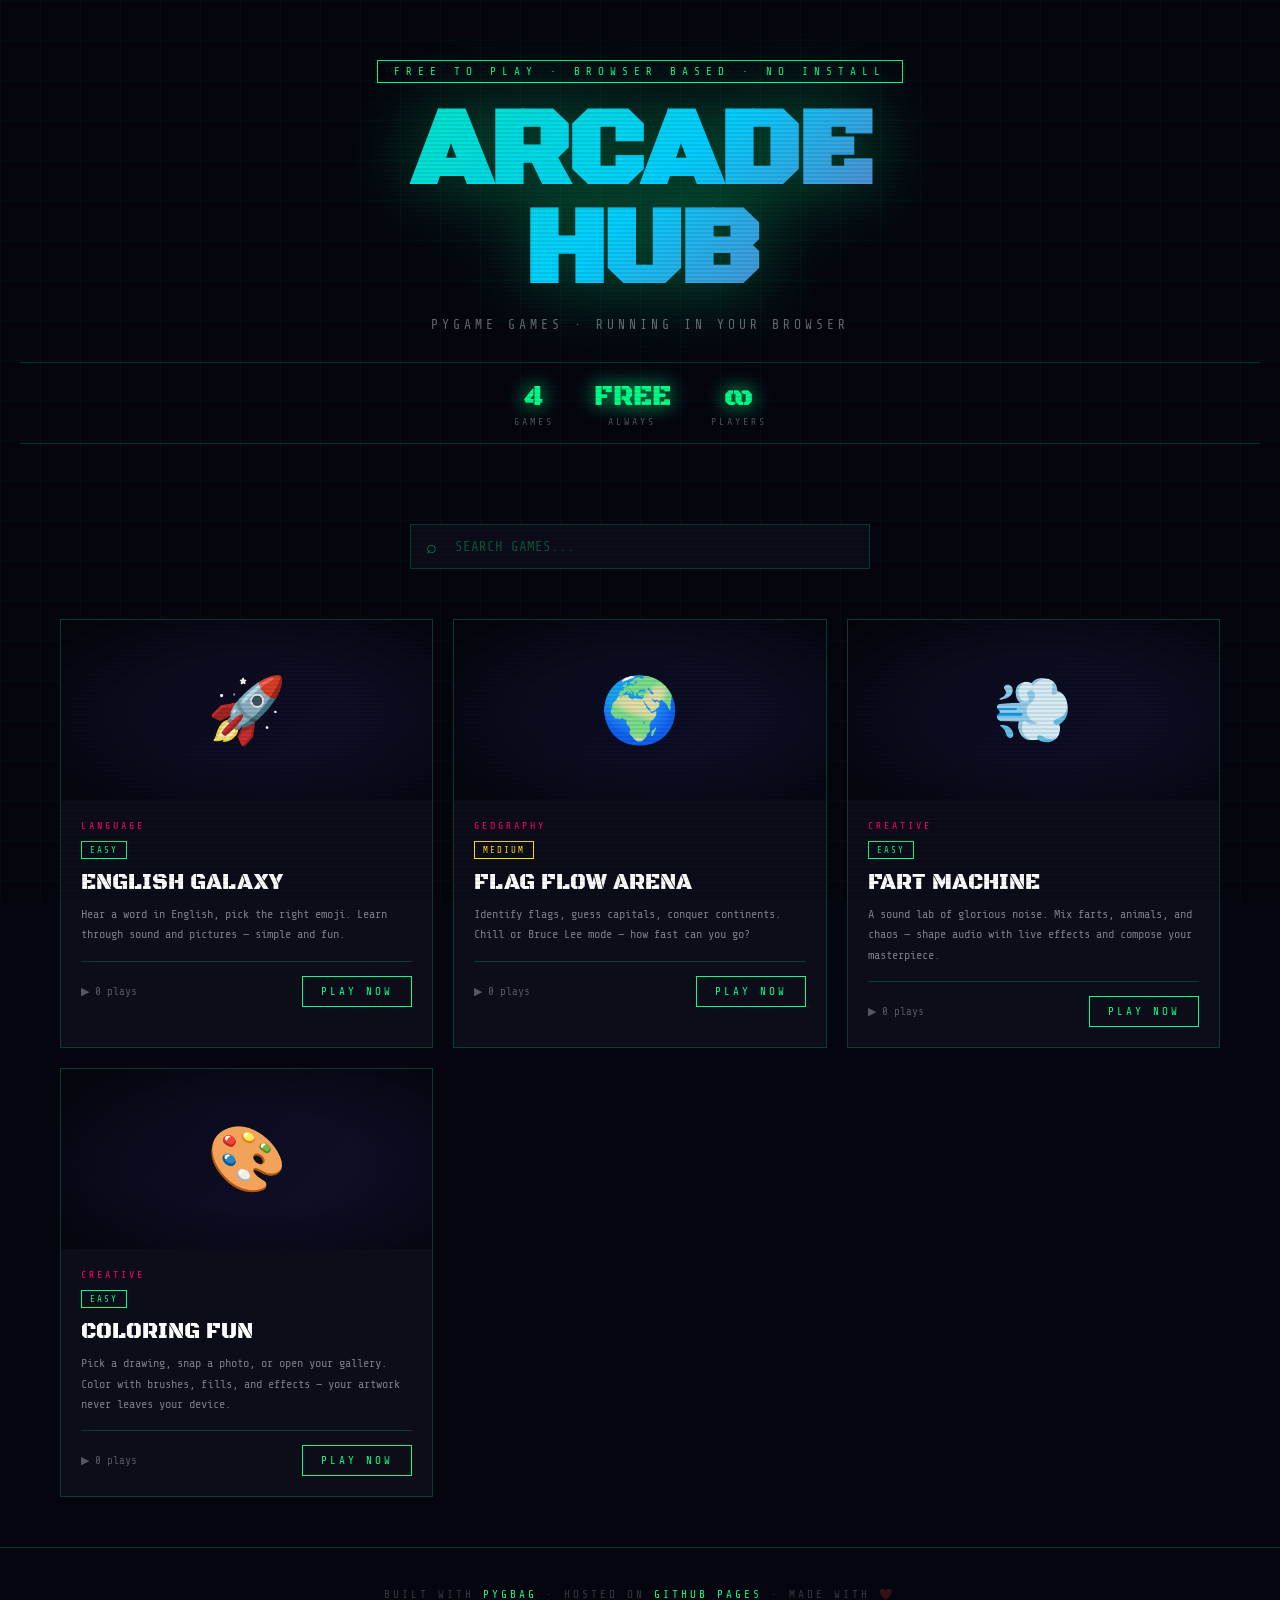
<file: index.html>
<!DOCTYPE html>
<html lang="en">
<head>
  <meta charset="UTF-8" />
  <meta name="viewport" content="width=device-width, initial-scale=1.0" />
  <title>ARCADE HUB</title>
  <link rel="preconnect" href="https://fonts.googleapis.com">
  <link href="https://fonts.googleapis.com/css2?family=Black+Ops+One&family=Share+Tech+Mono&display=swap" rel="stylesheet">
  <style>
    :root {
      --neon-green: #00ff88;
      --neon-pink: #ff006e;
      --neon-blue: #00cfff;
      --neon-yellow: #ffe600;
      --bg: #05050f;
      --card-bg: #0d0d1a;
      --border: rgba(0,255,136,0.2);
    }

    * { margin: 0; padding: 0; box-sizing: border-box; }

    body {
      background: var(--bg);
      color: #fff;
      font-family: 'Share Tech Mono', monospace;
      min-height: 100vh;
      overflow-x: hidden;
    }

    /* Scanline overlay */
    body::before {
      content: '';
      position: fixed;
      inset: 0;
      background: repeating-linear-gradient(
        0deg,
        transparent,
        transparent 2px,
        rgba(0,0,0,0.08) 2px,
        rgba(0,0,0,0.08) 4px
      );
      pointer-events: none;
      z-index: 1000;
    }

    /* Grid background */
    body::after {
      content: '';
      position: fixed;
      inset: 0;
      background-image:
        linear-gradient(rgba(0,255,136,0.04) 1px, transparent 1px),
        linear-gradient(90deg, rgba(0,255,136,0.04) 1px, transparent 1px);
      background-size: 40px 40px;
      pointer-events: none;
      z-index: 0;
    }

    header {
      position: relative;
      z-index: 10;
      text-align: center;
      padding: 60px 20px 40px;
    }

    .header-badge {
      display: inline-block;
      font-size: 11px;
      letter-spacing: 6px;
      color: var(--neon-green);
      border: 1px solid var(--neon-green);
      padding: 4px 16px;
      margin-bottom: 20px;
      animation: pulse-border 2s ease-in-out infinite;
    }

    @keyframes pulse-border {
      0%, 100% { box-shadow: 0 0 6px var(--neon-green), inset 0 0 6px rgba(0,255,136,0.1); }
      50% { box-shadow: 0 0 20px var(--neon-green), inset 0 0 12px rgba(0,255,136,0.2); }
    }

    h1 {
      font-family: 'Black Ops One', cursive;
      font-size: clamp(52px, 10vw, 110px);
      line-height: 0.9;
      letter-spacing: -2px;
      background: linear-gradient(135deg, var(--neon-green) 0%, var(--neon-blue) 50%, var(--neon-pink) 100%);
      -webkit-background-clip: text;
      -webkit-text-fill-color: transparent;
      background-clip: text;
      filter: drop-shadow(0 0 40px rgba(0,255,136,0.4));
      animation: title-flicker 8s ease-in-out infinite;
    }

    @keyframes title-flicker {
      0%, 90%, 100% { opacity: 1; }
      92% { opacity: 0.8; }
      94% { opacity: 1; }
      96% { opacity: 0.7; }
      98% { opacity: 1; }
    }

    .subtitle {
      margin-top: 16px;
      color: rgba(255,255,255,0.4);
      font-size: 13px;
      letter-spacing: 4px;
    }

    .stats-bar {
      display: flex;
      justify-content: center;
      gap: 40px;
      margin-top: 30px;
      padding: 16px 0;
      border-top: 1px solid var(--border);
      border-bottom: 1px solid var(--border);
    }

    .stat {
      text-align: center;
    }
    .stat-value {
      font-family: 'Black Ops One', cursive;
      font-size: 28px;
      color: var(--neon-green);
      text-shadow: 0 0 20px var(--neon-green);
    }
    .stat-label {
      font-size: 10px;
      letter-spacing: 3px;
      color: rgba(255,255,255,0.3);
      margin-top: 2px;
    }

    /* Search */
    .search-wrap {
      position: relative;
      z-index: 10;
      max-width: 500px;
      margin: 40px auto 0;
      padding: 0 20px;
    }
    .search-wrap input {
      width: 100%;
      background: var(--card-bg);
      border: 1px solid var(--border);
      color: var(--neon-green);
      font-family: 'Share Tech Mono', monospace;
      font-size: 14px;
      padding: 14px 20px 14px 44px;
      outline: none;
      transition: border-color 0.3s, box-shadow 0.3s;
    }
    .search-wrap input:focus {
      border-color: var(--neon-green);
      box-shadow: 0 0 20px rgba(0,255,136,0.2);
    }
    .search-wrap input::placeholder { color: rgba(0,255,136,0.3); }
    .search-icon {
      position: absolute;
      left: 36px;
      top: 50%;
      transform: translateY(-50%);
      color: var(--neon-green);
      opacity: 0.5;
      font-size: 18px;
    }

    /* Game grid */
    .grid {
      position: relative;
      z-index: 10;
      display: grid;
      grid-template-columns: repeat(auto-fill, minmax(280px, 1fr));
      gap: 20px;
      max-width: 1200px;
      margin: 50px auto;
      padding: 0 20px;
    }

    .game-card {
      background: var(--card-bg);
      border: 1px solid var(--border);
      position: relative;
      overflow: hidden;
      cursor: pointer;
      transition: transform 0.3s, border-color 0.3s;
      animation: card-in 0.6s ease both;
      text-decoration: none;
      display: block;
      color: inherit;
    }

    @keyframes card-in {
      from { opacity: 0; transform: translateY(30px); }
      to { opacity: 1; transform: translateY(0); }
    }

    .game-card:hover {
      transform: translateY(-6px);
      border-color: var(--neon-green);
      box-shadow: 0 0 40px rgba(0,255,136,0.15), 0 20px 40px rgba(0,0,0,0.5);
    }

    .game-card::before {
      content: '';
      position: absolute;
      top: 0; left: 0; right: 0;
      height: 2px;
      background: linear-gradient(90deg, var(--neon-green), var(--neon-blue));
      transform: scaleX(0);
      transform-origin: left;
      transition: transform 0.3s;
    }
    .game-card:hover::before { transform: scaleX(1); }

    .card-thumb {
      width: 100%;
      height: 180px;
      background: linear-gradient(135deg, #0a0a1a, #0f0f2a);
      display: flex;
      align-items: center;
      justify-content: center;
      font-size: 64px;
      position: relative;
      overflow: hidden;
    }

    .card-thumb::after {
      content: '';
      position: absolute;
      inset: 0;
      background: radial-gradient(ellipse at center, transparent 40%, rgba(0,0,0,0.6) 100%);
    }

    .card-body {
      padding: 20px;
    }

    .card-tag {
      font-size: 10px;
      letter-spacing: 3px;
      color: var(--neon-pink);
      margin-bottom: 8px;
    }

    .card-title {
      font-family: 'Black Ops One', cursive;
      font-size: 22px;
      color: #fff;
      margin-bottom: 8px;
    }

    .card-desc {
      font-size: 12px;
      color: rgba(255,255,255,0.45);
      line-height: 1.7;
      margin-bottom: 16px;
    }

    .card-footer {
      display: flex;
      justify-content: space-between;
      align-items: center;
      border-top: 1px solid var(--border);
      padding-top: 14px;
    }

    .card-plays {
      font-size: 11px;
      color: rgba(255,255,255,0.3);
    }

    .play-btn {
      background: transparent;
      border: 1px solid var(--neon-green);
      color: var(--neon-green);
      font-family: 'Share Tech Mono', monospace;
      font-size: 11px;
      letter-spacing: 3px;
      padding: 8px 18px;
      cursor: pointer;
      transition: all 0.2s;
      text-decoration: none;
    }
    .play-btn:hover {
      background: var(--neon-green);
      color: #000;
      box-shadow: 0 0 20px rgba(0,255,136,0.5);
    }

    /* Difficulty badge */
    .difficulty {
      display: inline-block;
      font-size: 9px;
      letter-spacing: 2px;
      padding: 3px 8px;
      margin-bottom: 10px;
    }
    .diff-easy { border: 1px solid var(--neon-green); color: var(--neon-green); }
    .diff-medium { border: 1px solid var(--neon-yellow); color: var(--neon-yellow); }
    .diff-hard { border: 1px solid var(--neon-pink); color: var(--neon-pink); }

    /* No results */
    #no-results {
      display: none;
      text-align: center;
      color: rgba(255,255,255,0.3);
      grid-column: 1/-1;
      padding: 60px;
      font-size: 14px;
      letter-spacing: 3px;
    }

    /* Footer */
    footer {
      position: relative;
      z-index: 10;
      text-align: center;
      padding: 40px 20px;
      border-top: 1px solid var(--border);
      color: rgba(255,255,255,0.2);
      font-size: 11px;
      letter-spacing: 3px;
    }
    footer span { color: var(--neon-green); }

    /* Glitch on logo hover */
    h1:hover {
      animation: glitch 0.3s steps(2) forwards;
    }
    @keyframes glitch {
      0%   { text-shadow: 2px 0 var(--neon-pink), -2px 0 var(--neon-blue); }
      25%  { text-shadow: -2px 0 var(--neon-pink), 2px 0 var(--neon-blue); transform: skewX(-3deg); }
      50%  { text-shadow: 2px 0 var(--neon-green), -2px 0 var(--neon-pink); }
      75%  { text-shadow: -2px 0 var(--neon-blue), 2px 0 var(--neon-green); transform: skewX(3deg); }
      100% { text-shadow: none; transform: none; }
    }

    /* Stagger animations */
    .game-card:nth-child(1) { animation-delay: 0.0s; }
    .game-card:nth-child(2) { animation-delay: 0.1s; }
    .game-card:nth-child(3) { animation-delay: 0.2s; }
    .game-card:nth-child(4) { animation-delay: 0.3s; }
    .game-card:nth-child(5) { animation-delay: 0.4s; }
    .game-card:nth-child(6) { animation-delay: 0.5s; }
  </style>
</head>
<body>

<header>
  <div class="header-badge">FREE TO PLAY · BROWSER BASED · NO INSTALL</div>
  <h1>ARCADE<br>HUB</h1>
  <p class="subtitle">PYGAME GAMES · RUNNING IN YOUR BROWSER</p>
  <div class="stats-bar">
    <div class="stat">
      <div class="stat-value" id="game-count">0</div>
      <div class="stat-label">GAMES</div>
    </div>
    <div class="stat">
      <div class="stat-value">FREE</div>
      <div class="stat-label">ALWAYS</div>
    </div>
    <div class="stat">
      <div class="stat-value">∞</div>
      <div class="stat-label">PLAYERS</div>
    </div>
  </div>
</header>

<div class="search-wrap">
  <span class="search-icon">⌕</span>
  <input type="text" id="search" placeholder="SEARCH GAMES..." oninput="filterGames()" />
</div>

<div class="grid" id="grid">
  <div id="no-results">NO GAMES FOUND</div>
</div>

<footer>
  BUILT WITH <span>PYGBAG</span> · HOSTED ON <span>GITHUB PAGES</span> · MADE WITH ❤️
</footer>

<script>
  // ============================================================
  // EDIT THIS ARRAY TO ADD YOUR GAMES
  // Each game needs its folder in /games/game-folder-name/
  // ============================================================
  const GAMES = [
    {
      id: "english-game",
      title: "ENGLISH GALAXY",
      description: "Hear a word in English, pick the right emoji. Learn through sound and pictures — simple and fun.",
      emoji: "🚀",
      tag: "LANGUAGE",
      difficulty: "easy",
      folder: "English_game_v2",
      file: "index_final.html",
      plays: "0"
    },
    {
      id: "flag-game",
      title: "FLAG FLOW ARENA",
      description: "Identify flags, guess capitals, conquer continents. Chill or Bruce Lee mode — how fast can you go?",
      emoji: "🌍",
      tag: "GEOGRAPHY",
      difficulty: "medium",
      folder: "flag-game",
      plays: "0"
    },
    {
      id: "fart-machine",
      title: "FART MACHINE",
      description: "A sound lab of glorious noise. Mix farts, animals, and chaos — shape audio with live effects and compose your masterpiece.",
      emoji: "💨",
      tag: "CREATIVE",
      difficulty: "easy",
      folder: "fart-machine",
      plays: "0"
    },
    {
      id: "paint-game",
      title: "COLORING FUN",
      description: "Pick a drawing, snap a photo, or open your gallery. Color with brushes, fills, and effects — your artwork never leaves your device.",
      emoji: "🎨",
      tag: "CREATIVE",
      difficulty: "easy",
      folder: "paint-game",
      plays: "0"
    },
  ];

  const PLAYS_KEY = 'arcade-hub-plays';

  function getPlays() {
    try { return JSON.parse(localStorage.getItem(PLAYS_KEY) || '{}'); }
    catch { return {}; }
  }

  function incrementPlays(gameId) {
    const plays = getPlays();
    plays[gameId] = (plays[gameId] || 0) + 1;
    localStorage.setItem(PLAYS_KEY, JSON.stringify(plays));
  }

  function renderCards(games) {
    const grid = document.getElementById('grid');
    const noResults = document.getElementById('no-results');
    const existing = grid.querySelectorAll('.game-card');
    existing.forEach(c => c.remove());

    if (games.length === 0) {
      noResults.style.display = 'block';
      return;
    }
    noResults.style.display = 'none';

    games.forEach(game => {
      const diffClass = `diff-${game.difficulty}`;
      const card = document.createElement('a');
      card.className = 'game-card';
      card.href = `games/${game.folder}/${game.file || 'index.html'}`;
      card.addEventListener('click', (e) => {
        e.preventDefault();
        incrementPlays(game.id);
        window.location.href = card.href;
      });
      card.innerHTML = `
        <div class="card-thumb">${game.emoji}</div>
        <div class="card-body">
          <div class="card-tag">${game.tag}</div>
          <div class="difficulty ${diffClass}">${game.difficulty.toUpperCase()}</div>
          <div class="card-title">${game.title}</div>
          <div class="card-desc">${game.description}</div>
          <div class="card-footer">
            <span class="card-plays">▶ ${game.plays} plays</span>
            <span class="play-btn">PLAY NOW</span>
          </div>
        </div>
      `;
      grid.appendChild(card);
    });
  }

  function filterGames() {
    const q = document.getElementById('search').value.toLowerCase();
    const savedPlays = getPlays();
    const filtered = GAMES
      .filter(g =>
        g.title.toLowerCase().includes(q) ||
        g.description.toLowerCase().includes(q) ||
        g.tag.toLowerCase().includes(q)
      )
      .map(g => ({ ...g, plays: savedPlays[g.id] || 0 }));
    renderCards(filtered);
  }

  // Init
  document.getElementById('game-count').textContent = GAMES.length;
  const savedPlays = getPlays();
  const gamesWithPlays = GAMES.map(g => ({ ...g, plays: savedPlays[g.id] || 0 }));
  renderCards(gamesWithPlays);
</script>
</body>
</html>
</file>
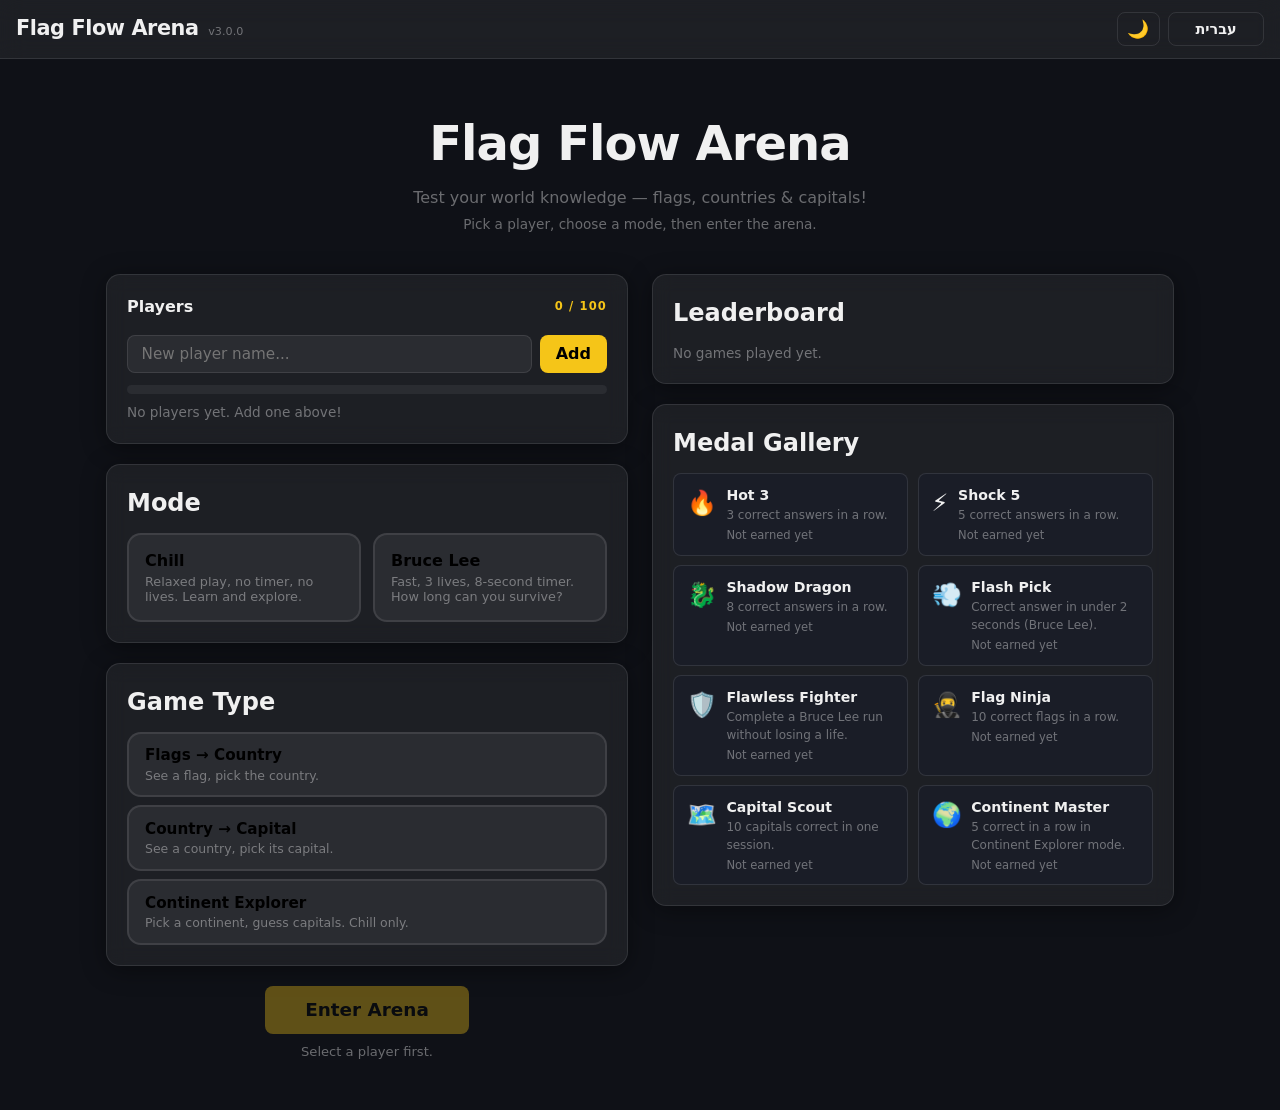
<file: games/flag-game/index.html>
<!DOCTYPE html>
<html lang="en" dir="ltr">
<head>
  <meta charset="UTF-8" />
  <meta name="viewport" content="width=device-width, initial-scale=1.0" />
  <title>Flag Flow Arena — Dashboard</title>
  <link rel="stylesheet" href="styles/base.css" />
  <link rel="stylesheet" href="styles/dashboard.css" />
  <script>(function(){var t=localStorage.getItem('flagGame_theme')||'dark';document.documentElement.setAttribute('data-theme',t);})();</script>
</head>
<body>

<header class="topbar">
  <div class="topbar-brand">
    <h1 id="appTitle">Flag Flow Arena</h1>
    <span class="build-tag" id="buildTag">v3.0.0</span>
  </div>
  <div class="topbar-right">
    <button class="btn-ghost" id="themeToggleBtn" title="Change theme">🌙</button>
    <button class="btn-ghost" id="langBtn" style="min-width:6rem;">עברית</button>
  </div>
</header>

<div class="dashboard-wrap">

  <!-- Hero -->
  <section class="hero">
    <h1 id="heroTitle">Flag Flow Arena</h1>
    <p class="subtitle" id="heroSubtitle">Test your world knowledge — flags, countries &amp; capitals!</p>
    <p class="how-to" id="heroHow">Pick a player, choose a mode, then enter the arena.</p>
  </section>

  <div class="dash-grid">

    <!-- LEFT COLUMN: Players + Game setup -->
    <div style="display:flex;flex-direction:column;gap:1.25rem;">

      <!-- Players -->
      <div class="card">
        <div class="players-header">
          <h2 id="playersSectionTitle">Players</h2>
          <span class="eyebrow" id="playerCount">0 / 10</span>
        </div>
        <div class="add-player-row">
          <input type="text" id="newPlayerName" maxlength="24" />
          <button class="btn-primary" id="addPlayerBtn" style="white-space:nowrap;padding:0.55rem 1rem;">+</button>
        </div>
        <!-- Icon picker (shown when adding/editing) -->
        <div id="iconPickerWrap" class="hidden">
          <div class="muted" id="iconPickerLabel" style="margin-bottom:0.35rem;">Pick an icon</div>
          <div class="icon-picker" id="iconPicker"></div>
        </div>
        <div id="playerFeedback" class="feedback neutral" style="margin-bottom:0.5rem;min-height:0;padding:0.3rem 0.6rem;"></div>
        <div class="player-list" id="playerList"></div>
      </div>

      <!-- Mode -->
      <div class="card">
        <h2 id="modeSectionTitle" style="margin-bottom:0.75rem;">Mode</h2>
        <div class="mode-grid" id="modeGrid">
          <button class="mode-btn" data-mode="chill" id="modeChill">
            <div class="mode-btn-title">Chill</div>
            <div class="mode-btn-desc">Relaxed play, no timer, no lives. Learn and explore.</div>
          </button>
          <button class="mode-btn" data-mode="bruce" id="modeBruce">
            <div class="mode-btn-title">Bruce Lee</div>
            <div class="mode-btn-desc">Fast, 3 lives, 8-second timer. How long can you survive?</div>
          </button>
        </div>
      </div>

      <!-- Game Type -->
      <div class="card">
        <h2 id="gametypeSectionTitle" style="margin-bottom:0.75rem;">Game Type</h2>
        <div class="gametype-list" id="gametypeList">
          <button class="gametype-btn" data-type="flag-country" id="typeFlag">
            <div class="gametype-title">Flags → Country</div>
            <div class="gametype-desc">See a flag, pick the country.</div>
          </button>
          <button class="gametype-btn" data-type="country-capital" id="typeCapital">
            <div class="gametype-title">Country → Capital</div>
            <div class="gametype-desc">See a country, pick its capital.</div>
          </button>
          <button class="gametype-btn" data-type="continent-capital" id="typeContinent">
            <div class="gametype-title">Continent Explorer</div>
            <div class="gametype-desc">Pick a continent, guess capitals. Chill only.</div>
            <div class="gametype-locked hidden" id="continentLocked">Not available in Bruce Lee mode.</div>
          </button>
        </div>
      </div>

      <!-- Enter Arena -->
      <div class="enter-arena-section">
        <button class="btn-primary" id="enterBtn" disabled>Enter Arena</button>
        <div class="enter-hint" id="enterHint">Select a player first.</div>
      </div>

    </div>

    <!-- RIGHT COLUMN: Leaderboard + Medals -->
    <div style="display:flex;flex-direction:column;gap:1.25rem;">

      <!-- Leaderboard -->
      <div class="card">
        <h2 id="leaderboardTitle" style="margin-bottom:0.25rem;">Leaderboard</h2>
        <div class="leaderboard-table" id="leaderboard">
          <div class="muted" id="leaderboardEmpty">No games played yet.</div>
        </div>
      </div>

      <!-- Medal Gallery -->
      <div class="card">
        <h2 id="medalsTitle" style="margin-bottom:0.75rem;">Medal Gallery</h2>
        <div class="medal-gallery" id="medalGallery"></div>
      </div>

    </div>
  </div>
</div>

<script src="scripts/utils.js"></script>
<script src="scripts/themes.js"></script>
<script src="scripts/i18n.js"></script>
<script src="scripts/storage.js"></script>
<script src="scripts/achievements.js"></script>
<script src="scripts/dashboard.js"></script>
</body>
</html>
</file>
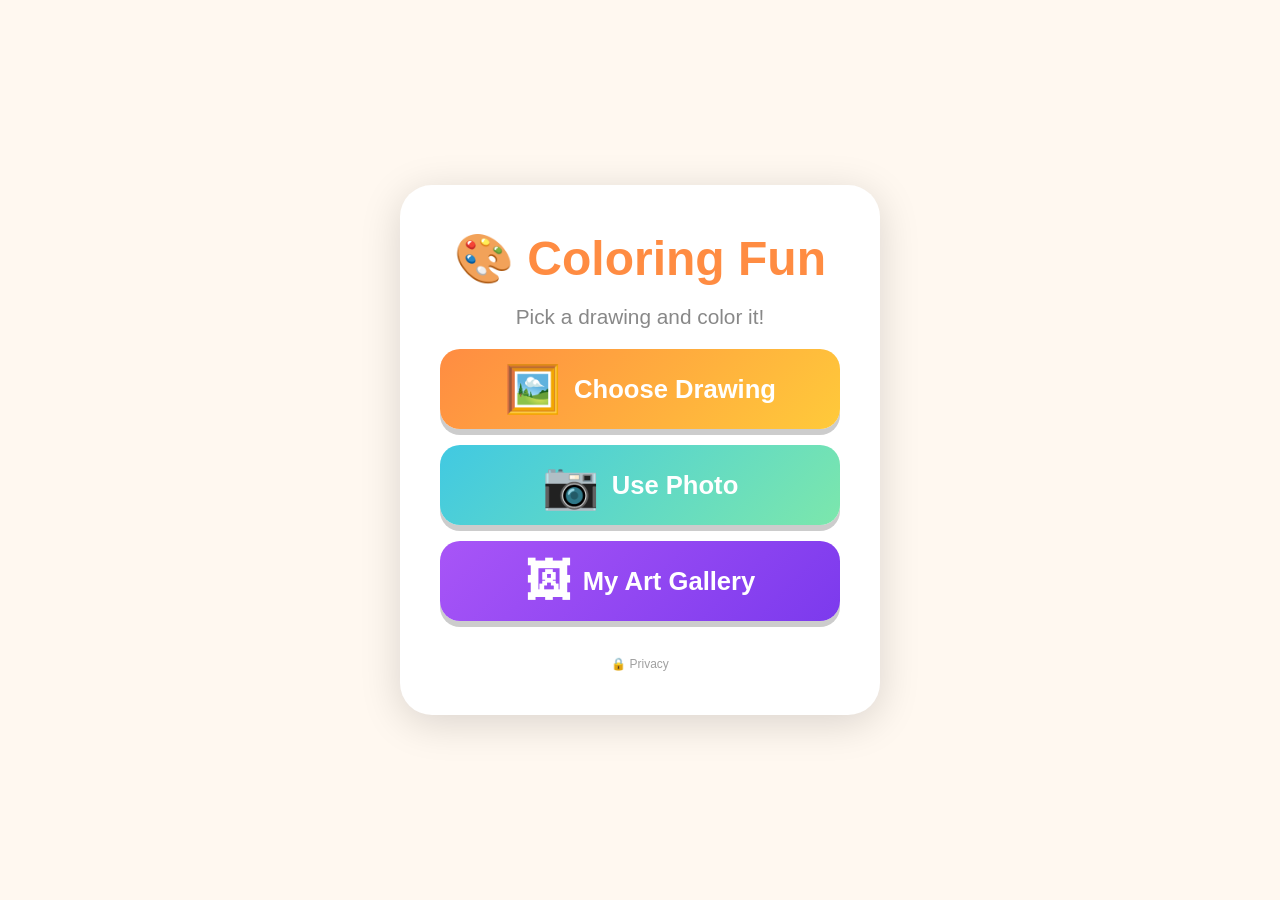
<file: games/paint-game/index.html>
<!DOCTYPE html>
<html lang="en">
<head>
  <meta charset="UTF-8">
  <meta name="viewport" content="width=device-width, initial-scale=1.0, user-scalable=no">
  <meta name="theme-color" content="#ffcf70">
  <meta name="mobile-web-app-capable" content="yes">
  <title>Coloring Fun</title>
  <link rel="icon" type="image/png" href="assets/icons/icon-192.png">
  <link rel="manifest" href="manifest.webmanifest">
  <link rel="stylesheet" href="styles.css">
</head>
<body>

  <!-- ======================== HOME SCREEN ======================== -->
  <div id="screen-home" class="screen active">
    <div class="home-card">
      <div class="home-title">🎨 Coloring Fun</div>
      <div class="home-subtitle">Pick a drawing and color it!</div>
      <div class="home-buttons">
        <button id="btn-choose-drawing" class="home-btn btn-primary" aria-label="Choose a drawing">
          <span class="btn-icon">🖼️</span>
          Choose Drawing
        </button>
        <button id="btn-use-photo" class="home-btn btn-secondary" aria-label="Use a photo">
          <span class="btn-icon">📷</span>
          Use Photo
        </button>
        <button id="btn-open-gallery" class="home-btn btn-gallery" aria-label="My Art Gallery">
          <span class="btn-icon">🖼</span>
          My Art Gallery
        </button>
      </div>
      <button id="btn-resume" class="resume-btn" style="display:none" aria-label="Resume last picture">
        ▶ Resume Last Picture
      </button>
      <button id="btn-privacy" class="privacy-btn" aria-label="Privacy information">🔒 Privacy</button>
    </div>
  </div>

  <!-- ======================== DRAWING PICKER ======================== -->
  <div id="drawing-picker" class="picker-overlay" style="display:none" role="dialog" aria-label="Choose a drawing">
    <div class="picker-card">
      <div class="picker-header">
        <div class="picker-header-left">
          <button id="btn-picker-back" class="picker-back" style="display:none" aria-label="Back to categories">← Back</button>
          <span id="picker-title" class="picker-title">Choose a Category</span>
        </div>
        <button id="btn-picker-close" class="picker-close" aria-label="Close">✕</button>
      </div>
      <div id="drawing-grid" class="drawing-grid"></div>
    </div>
  </div>

  <!-- ======================== PHOTO STYLE PICKER OVERLAY ======================== -->
  <div id="photo-style-picker" class="picker-overlay" style="display:none" role="dialog" aria-label="Choose a style">
    <div class="picker-card picker-card-style">
      <div class="picker-header">
        <span class="picker-title">Choose a Style</span>
        <button id="btn-style-picker-close" class="picker-close" aria-label="Close">✕</button>
      </div>
      <div class="style-preview-wrap">
        <canvas id="style-preview-canvas" width="320" height="240"></canvas>
      </div>
      <div class="style-buttons">
        <button class="style-btn active" data-style="easy">⭐ Easy</button>
        <button class="style-btn" data-style="bold">✏️ Bold</button>
        <button class="style-btn" data-style="clean">✨ Clean</button>
      </div>
      <div class="style-confirm-wrap">
        <button id="btn-use-page" class="btn-use-page">✅ Use This Page</button>
      </div>
    </div>
  </div>

  <!-- ======================== GALLERY SCREEN ======================== -->
  <div id="screen-gallery" class="screen">
    <div class="gallery-topbar">
      <button id="btn-gallery-back" class="top-btn" aria-label="Back to home">← Back</button>
      <span class="editor-title">My Art</span>
    </div>
    <div class="gallery-content">
      <div id="gallery-grid" class="gallery-grid"></div>
      <div id="gallery-empty" class="gallery-empty" style="display:none">
        <div class="gallery-empty-icon">🎨</div>
        <div class="gallery-empty-text">No saved art yet!<br>Color something and save it.</div>
      </div>
    </div>
  </div>

  <!-- ======================== EDITOR SCREEN ======================== -->
  <div id="screen-editor" class="screen">

    <!-- Top bar -->
    <div class="editor-topbar">
      <button id="btn-back" class="top-btn" aria-label="Go back">← Back</button>
      <span id="editor-title" class="editor-title">Coloring Fun</span>
      <div class="topbar-right">
        <button id="btn-print" class="top-btn" aria-label="Print colored page">🖨</button>
        <button id="btn-download" class="top-btn" aria-label="Download PNG">📥</button>
        <button id="btn-save" class="top-btn top-btn-save" aria-label="Save to My Art">💾 Save</button>
      </div>
    </div>

    <!-- Photo preset controls (only shown in photo mode) -->
    <div id="photo-presets" class="photo-presets" style="display:none">
      <button class="preset-btn active" data-preset="easy">Easy</button>
      <button class="preset-btn" data-preset="bold">Bold</button>
      <button class="preset-btn" data-preset="clean">Clean</button>
    </div>

    <!-- Canvas stage -->
    <div class="canvas-stage" id="canvas-stage">
      <!-- canvas-inner: zoom/pan transform applied here -->
      <div id="canvas-inner">
        <!-- paintCanvas: user's colors (z:1, bottom layer) -->
        <canvas id="paintCanvas"></canvas>
        <!-- stickerCanvas: stickers (z:2, above paint) -->
        <canvas id="stickerCanvas"></canvas>
        <!-- lineCanvas: black outlines (z:3, receives pointer events) -->
        <canvas id="lineCanvas"></canvas>
        <!-- effectsCanvas: glitter particles (z:4, top layer, no pointer events) -->
        <canvas id="effectsCanvas"></canvas>
        <!-- maskCanvas: hidden binary barrier map — never displayed -->
        <canvas id="maskCanvas" style="display:none"></canvas>
      </div>
      <!-- Zoom controls — outside canvas-inner so they don't scale -->
      <div class="zoom-controls" id="zoom-controls" style="display:none">
        <button id="btn-zoom-out" class="zoom-btn" aria-label="Zoom out">−</button>
        <span id="zoom-label" class="zoom-label">1×</span>
        <button id="btn-zoom-in" class="zoom-btn" aria-label="Zoom in">+</button>
      </div>
    </div>

    <!-- Status pill -->
    <div id="status-pill" class="status-pill" style="display:none"></div>

    <!-- Tool selector -->
    <div class="tool-tabs" id="tool-tabs">
      <button class="tool-tab active" data-tool="fill"  aria-label="Fill tool">🪣 Fill</button>
      <button class="tool-tab"        data-tool="brush" aria-label="Brush tool">🖌️ Brush</button>
    </div>

    <!-- Fill mode row -->
    <div class="fill-modes" id="fill-modes">
      <button class="fill-btn active" data-mode="solid" aria-label="Solid fill">🎨 Solid</button>
      <button class="fill-btn" data-mode="rainbow" aria-label="Rainbow fill">🌈 Rainbow</button>
      <button class="fill-btn" data-mode="glitter" aria-label="Glitter fill">✨ Glitter</button>
      <button class="fill-btn" data-mode="sticker" aria-label="Add stickers">⭐ Stickers</button>
    </div>

    <!-- Brush width options (shown only in brush mode) -->
    <div class="brush-options" id="brush-options" style="display:none">
      <button class="brush-size-btn active" data-size="5"  aria-label="Thin brush">●</button>
      <button class="brush-size-btn"        data-size="16" aria-label="Medium brush">●</button>
      <button class="brush-size-btn"        data-size="36" aria-label="Thick brush">●</button>
    </div>

    <!-- Sticker tray (shown when sticker mode active) -->
    <div id="sticker-tray" class="sticker-tray" style="display:none">
      <div id="sticker-grid" class="sticker-grid"></div>
      <button id="btn-delete-sticker" class="sticker-delete-btn" aria-label="Delete selected sticker">🗑 Delete</button>
    </div>

    <!-- Color palette -->
    <div class="palette" id="palette" role="group" aria-label="Color palette"></div>

    <!-- Action buttons -->
    <div class="editor-actions">
      <button id="btn-undo" class="action-btn" aria-label="Undo last fill">↩ Undo</button>
      <button id="btn-clear" class="action-btn" aria-label="Clear all colors">🗑 Clear</button>
    </div>

  </div>

  <!-- Hidden photo file input -->
  <input type="file" id="photo-input" accept="image/*" style="display:none" aria-label="Upload photo">

  <!-- ======================== PRIVACY MODAL ======================== -->
  <div id="privacy-modal" class="privacy-modal-overlay" style="display:none" role="dialog" aria-modal="true" aria-label="Privacy information">
    <div class="privacy-modal-card">
      <button id="btn-privacy-close" class="privacy-modal-close" aria-label="Close">✕</button>
      <div class="privacy-modal-title">🔒 Privacy &amp; Your Data</div>
      <div class="privacy-modal-body">
        <p><strong>We do not collect any data. None. Ever.</strong></p>
        <ul>
          <li>Your artwork and sessions are saved <strong>only on this device</strong>, using your browser's local storage.</li>
          <li>No data is ever sent to any server.</li>
          <li>No analytics, no tracking, no cookies, no accounts.</li>
          <li>We have no way of knowing you exist — and that's intentional.</li>
        </ul>
        <p class="privacy-delete-note">To delete your saved artwork, clear your browser or app storage in your device settings.</p>
      </div>
      <div class="privacy-modal-footer">
        Built with <a href="https://claude.ai/claude-code" target="_blank" rel="noopener">Claude Code</a> · Artwork stays on your device
      </div>
    </div>
  </div>

  <!-- Libraries (vendored locally) -->
  <script src="libs/ort.min.js"></script>
  <script src="libs/load-image.min.js"></script>
  <script src="libs/jsfeat-min.js"></script>
  <script src="libs/floodfill.min.js"></script>
  <script src="app.js"></script>
</body>
</html>
</file>
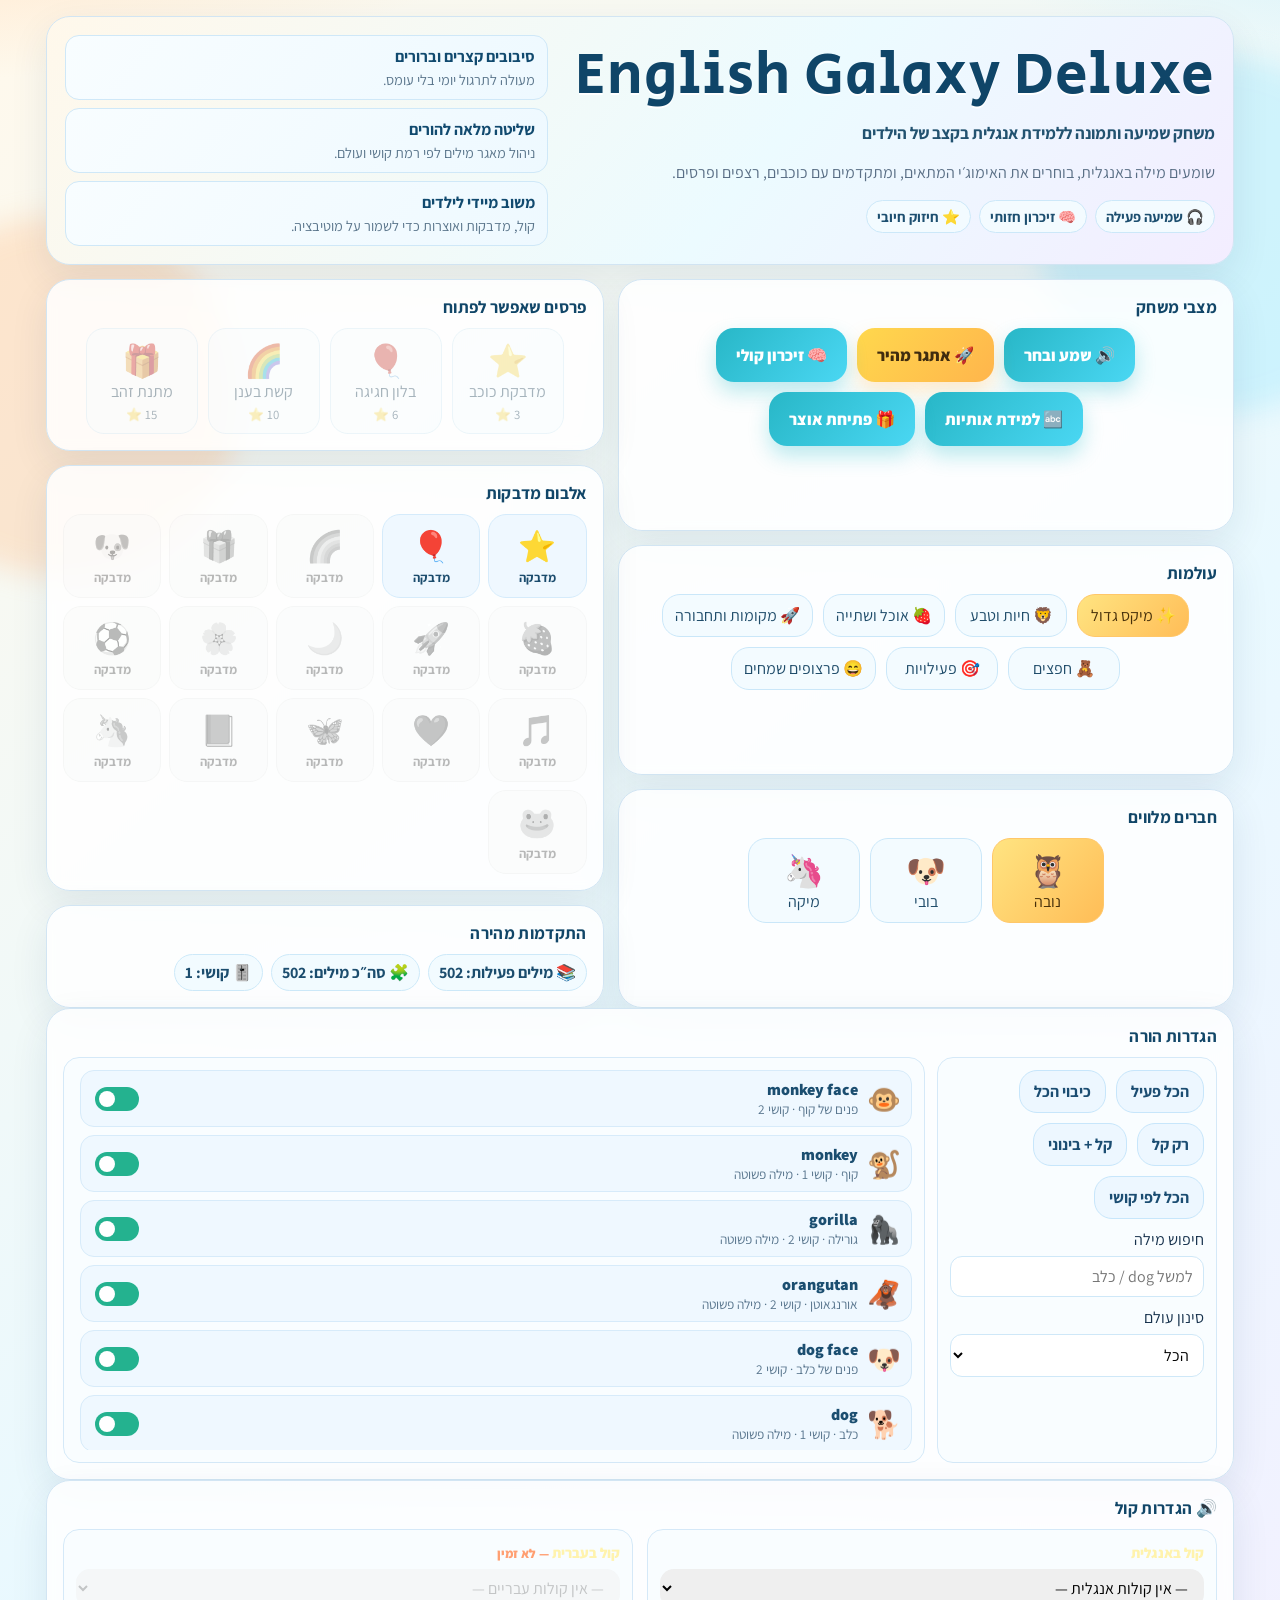
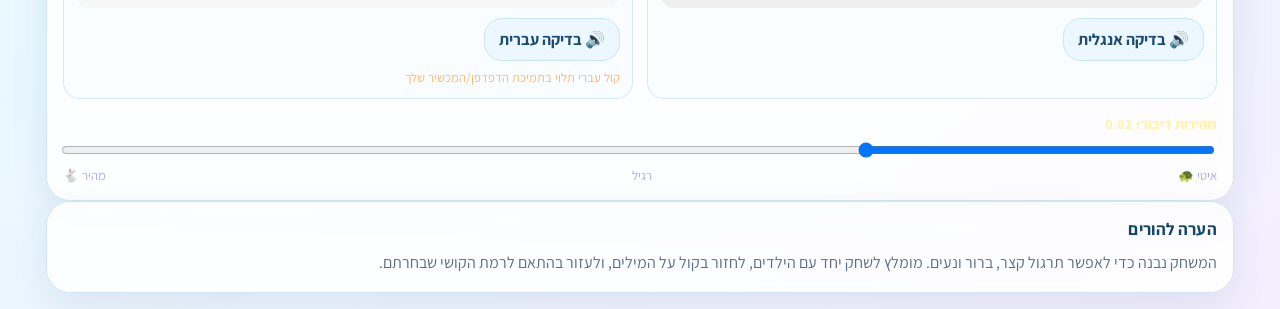
<file: games/English_game_v2/index_final.html>
<!DOCTYPE html>
<html lang="he" dir="rtl">
<head>
<meta charset="UTF-8" />
<meta name="viewport" content="width=device-width, initial-scale=1.0" />
<meta http-equiv="Cache-Control" content="no-cache, no-store, must-revalidate" />
<meta http-equiv="Pragma" content="no-cache" />
<meta http-equiv="Expires" content="0" />
<title>English Galaxy Deluxe - Final UI</title>
<link href="https://fonts.googleapis.com/css2?family=Assistant:wght@400;600;700;800&family=Secular+One&display=swap" rel="stylesheet">
<style>
:root{
  --bg-a:#fff9ec;
  --bg-b:#e9f9ff;
  --bg-c:#f4efff;
  --ink:#17324d;
  --ink-soft:#5a6f86;
  --line:#d2e5f3;
  --panel:#ffffffd9;
  --accent:#ff8a3d;
  --accent-2:#28b7c7;
  --accent-3:#ffd84d;
  --ok:#16b883;
  --bad:#e94a63;
}
*{box-sizing:border-box}
html{scroll-behavior:smooth}
body{
  margin:0;
  font-family:'Assistant',sans-serif;
  color:var(--ink);
  min-height:100vh;
  background:
    radial-gradient(1200px 420px at -10% -10%, #ffd9b5 0%, transparent 65%),
    radial-gradient(1200px 460px at 120% -10%, #b7ecff 0%, transparent 60%),
    linear-gradient(140deg,var(--bg-a),var(--bg-b) 55%,var(--bg-c));
}
body::before,
body::after{
  content:"";
  position:fixed;
  width:360px;
  height:360px;
  border-radius:50%;
  z-index:-1;
  opacity:.35;
  filter:blur(14px);
}
body::before{left:-120px;top:24vh;background:#ffc18f;animation:floatOrb 14s ease-in-out infinite}
body::after{right:-120px;top:6vh;background:#96e7ff;animation:floatOrb 17s ease-in-out infinite reverse}
@keyframes floatOrb{0%,100%{transform:translateY(0)}50%{transform:translateY(-30px)}}

button,input,select{font:inherit}
.hidden{display:none!important}
.screen{max-width:1220px;margin:0 auto;padding:16px}

.panel{
  background:var(--panel);
  border:1px solid var(--line);
  border-radius:24px;
  padding:16px;
  box-shadow:0 14px 38px rgba(17,56,89,.09);
  backdrop-filter:blur(6px);
  animation:liftIn .45s ease both;
}
@keyframes liftIn{from{opacity:0;transform:translateY(10px)}to{opacity:1;transform:translateY(0)}}
.panel h2{
  margin:0 0 10px;
  font-size:1.06rem;
  letter-spacing:.02em;
  color:#114668;
}
.hero{
  display:grid;
  grid-template-columns:1.15fr .85fr;
  gap:14px;
  align-items:center;
  padding:18px;
  margin-bottom:14px;
  text-align:right;
  background:linear-gradient(130deg,#fff8eb 0%,#ecfbff 60%,#f3edff 100%);
}
.hero-copy{display:grid;gap:8px}
.logo{
  font-family:'Secular One',sans-serif;
  font-size:clamp(2rem,6vw,3.6rem);
  line-height:1;
  letter-spacing:.02em;
  color:#0f4568;
  text-shadow:0 2px 0 #fff;
}
.subtitle{margin-top:8px;font-weight:700;font-size:1.06rem;color:#225270}
.small{margin-top:8px;color:var(--ink-soft);line-height:1.6}
.hero-badges{display:flex;flex-wrap:wrap;gap:8px;margin-top:6px}
.hero-badge{
  background:#f3fbff;
  border:1px solid #cce8f9;
  color:#1d4f70;
  border-radius:999px;
  padding:6px 10px;
  font-size:.9rem;
  font-weight:700;
}
.hero-cards{display:grid;gap:8px}
.hero-card{
  background:linear-gradient(130deg,#f8fdff,#eef9ff);
  border:1px solid #cfe8f8;
  border-radius:14px;
  padding:10px 12px;
}
.hero-card strong{display:block;color:#114a6f}
.hero-card span{display:block;color:#5b768c;font-size:.9rem;margin-top:3px}

.home-grid{
  display:grid;
  grid-template-columns:1.05fr .95fr;
  gap:14px;
}
.stack{display:grid;gap:14px}

.btn-row,.pet-row,.reward-row,.level-row,.action-row{display:flex;flex-wrap:wrap;gap:10px;justify-content:center}
.big-btn,.tiny-btn,.pet,.reward,.level,.action,.choice,.memory-card,.album-item,.top-pill{
  border:none;
  border-radius:18px;
  transition:.2s transform,.2s box-shadow,.2s opacity;
}
.big-btn:hover,.tiny-btn:hover,.pet:hover,.reward:hover,.level:hover,.action:hover,.choice:hover{transform:translateY(-2px)}
.big-btn:focus-visible,.tiny-btn:focus-visible,.action:focus-visible,.choice:focus-visible,.pet:focus-visible,.level:focus-visible{
  outline:3px solid #0e4f73;
  outline-offset:2px;
}

.big-btn{
  cursor:pointer;
  min-height:54px;
  padding:14px 20px;
  font-weight:800;
  font-size:1.02rem;
  color:#fff;
  background:linear-gradient(130deg,var(--accent-2),#4ad7f3);
  box-shadow:0 10px 20px rgba(40,183,199,.3);
}
.big-btn.gold{background:linear-gradient(130deg,var(--accent-3),#ffb54c);color:#402c0f;box-shadow:0 10px 20px rgba(255,180,76,.28)}
.tiny-btn{cursor:pointer;min-height:42px;padding:10px 14px;font-weight:700;background:#edf7ff;color:#1b4d72;border:1px solid #c7e6fb}

.level,.pet,.reward{
  cursor:pointer;
  min-width:112px;
  padding:10px 12px;
  text-align:center;
  background:#f3fbff;
  color:#1f4c6a;
  border:1px solid #cae7f9;
}
.pet.active,.level.active{background:linear-gradient(130deg,#ffe481,#ffbd57);border-color:#ffc769;color:#47300a}
.reward.locked{opacity:.42;filter:grayscale(.3)}

.album-grid{display:grid;grid-template-columns:repeat(auto-fit,minmax(94px,1fr));gap:8px}
.album-item{background:#eff8ff;padding:11px;text-align:center;color:#1b4c6d;border:1px solid #d5ebfb}
.album-item.locked{opacity:.38;filter:grayscale(1)}
.album-item .icon{font-size:1.9rem}
.album-item .name{font-size:.8rem;margin-top:3px;font-weight:700}

.summary-box{display:flex;flex-wrap:wrap;gap:8px}
.summary-pill{background:#f2fbff;border:1px solid #cde9f9;color:#1c4d6e;border-radius:999px;padding:7px 10px;font-weight:700}
.settings-wrap{display:grid;grid-template-columns:280px 1fr;gap:12px}
.settings-left,.settings-right{border:1px solid #d5e9f8;background:#f9fdff;border-radius:16px;padding:12px}
.word-list{max-height:380px;overflow:auto;display:grid;gap:8px;padding-inline-end:4px}
.word-item{display:grid;grid-template-columns:auto 1fr auto;gap:9px;align-items:center;padding:8px 10px;border-radius:14px;background:#eff8ff;border:1px solid #d7ebfa;color:#1b4e70}
.word-item .icon{font-size:1.7rem}
.word-item .meta .en{font-weight:800}
.word-item .meta .he{font-size:.84rem;color:#59768e}
.switch{appearance:none;width:44px;height:24px;border-radius:999px;background:#90a9bc;position:relative;cursor:pointer;transition:.2s}
.switch::after{content:"";position:absolute;width:16px;height:16px;border-radius:50%;background:#fff;top:4px;right:4px;transition:.2s}
.switch:checked{background:#24b28f}
.switch:checked::after{right:24px}

.topbar{display:grid;grid-template-columns:repeat(3,minmax(0,1fr));gap:8px;margin-bottom:10px}
.top-pill{padding:7px 11px;background:#f1faff;border:1px solid #cfe8f7;color:#1d4f70;font-weight:800}
.top-pill strong{font-family:'Secular One',sans-serif;font-size:1.1rem;margin-inline-start:6px}

.progress-wrap{height:14px;background:#e7f5ff;border:1px solid #cae5f8;border-radius:999px;overflow:hidden;margin:10px 0}
.progress{height:100%;width:0;background:linear-gradient(90deg,#17b48d,#28b7c7,#ffc34f);transition:width .25s ease}
.challenge-wrap{display:none}
.challenge-wrap.show{display:block}
.challenge-progress{background:linear-gradient(90deg,#ffb64d,#ff7e4d,#e94a63);transition:width .08s linear}

.layout{display:grid;grid-template-columns:330px 1fr;gap:14px;align-items:start}
.left-card,.right-card{background:#f9fdff;border:1px solid #d4e9f8;border-radius:22px;padding:14px;box-shadow:0 10px 20px rgba(24,65,98,.07)}
.mascot{font-size:5.8rem;text-align:center;animation:bob 2.8s ease-in-out infinite}
@keyframes bob{0%,100%{transform:translateY(0)}50%{transform:translateY(-8px)}}
.speech{margin-top:8px;background:#eef8ff;border:1px solid #cfe7f8;border-radius:16px;padding:11px;text-align:center}
.speech .title{font-weight:800;color:#0f4b6f}
.speech .line{margin-top:5px;color:#4f6f88}
.emoji-big{font-size:4.9rem;text-align:center;line-height:1;margin:10px 0;animation:pulse 2s ease-in-out infinite}
@keyframes pulse{0%,100%{transform:scale(1)}50%{transform:scale(1.08)}}
.question{text-align:center;font-size:1.1rem;font-weight:800;color:#0e4e73;margin-bottom:10px}
.choices{display:grid;grid-template-columns:repeat(2,1fr);gap:10px}
.choice{cursor:pointer;background:#fff;border:1px solid #d1e8f8;color:#214d6a;padding:12px;min-height:138px;box-shadow:0 8px 18px rgba(17,52,81,.08)}
.choice .e{text-align:center;font-size:4.25rem;line-height:1}
.choice .h{text-align:center;margin-top:10px;font-weight:800;color:#5a7188;font-size:1.08rem}
.choice.correct{outline:5px solid var(--ok)}
.choice.wrong{outline:5px solid var(--bad);animation:shake .33s ease}
@keyframes shake{0%,100%{transform:translateX(0)}25%{transform:translateX(-5px)}75%{transform:translateX(5px)}}
.action-row{margin-top:12px;justify-content:flex-start;gap:12px}
.right-card .action-row{position:sticky;bottom:0;background:linear-gradient(180deg,rgba(249,253,255,0),#f9fdff 24%);padding-top:10px}
.action{cursor:pointer;min-height:52px;padding:12px 16px;font-weight:800;font-size:1rem;color:#124766;background:linear-gradient(130deg,#b6f5e4,#86e9d0)}
.action.alt{background:linear-gradient(130deg,#b6eaff,#7dd7f7);color:#0d4767}
.action.warn{background:linear-gradient(130deg,#ffe598,#ffc566);color:#4c3608}
.letters-wrap{display:grid;grid-template-columns:1fr;gap:14px}
.letter-main{
  background:linear-gradient(150deg,#fffdf3,#effbff 58%,#f5efff);
  border:1px solid #d4e9f8;
  border-radius:22px;
  padding:16px;
  text-align:center;
}
.letter-char{
  font-family:'Secular One',sans-serif;
  font-size:clamp(4rem,14vw,9rem);
  line-height:1;
  color:#0f4b6f;
  text-shadow:0 6px 0 rgba(255,255,255,.85);
}
.letter-hint{margin-top:8px;color:#5a768d;font-weight:700}
.reveal-box{
  margin-top:12px;
  border-radius:16px;
  padding:12px;
  background:#f4fbff;
  border:1px solid #d2e8f8;
  opacity:0;
  transform:translateY(6px);
  transition:.2s ease;
}
.reveal-box.show{opacity:1;transform:translateY(0)}
.reveal-word-emoji{font-size:2.2rem;line-height:1}
.reveal-word-en{font-family:'Secular One',sans-serif;font-size:1.8rem;color:#0f4b6f}
.reveal-word-en.shadow{
  display:inline-block;
  letter-spacing:.24em;
  font-size:clamp(1.9rem,7.2vw,3.6rem);
  line-height:1.1;
  background:linear-gradient(120deg,#19c6e3,#2b9dff,#8f7dff,#ff7bc1,#ffb24f,#19c6e3);
  background-size:240% 240%;
  -webkit-background-clip:text;
  background-clip:text;
  color:transparent;
  filter:drop-shadow(0 5px 10px rgba(64,130,178,.24));
  animation:magicShift 7s linear infinite, magicPulse 2.1s ease-in-out infinite;
}
.reveal-word-he{margin-top:4px;color:#5d768c;font-weight:700}
.letter-progress{
  margin-top:8px;
  display:inline-flex;
  align-items:center;
  gap:8px;
  background:#f2fbff;
  border:1px solid #cce7f9;
  border-radius:999px;
  padding:6px 10px;
  color:#1b4f70;
  font-weight:800;
}
.letter-board{
  margin-top:14px;
  display:grid;
  grid-template-columns:repeat(auto-fit,minmax(72px,1fr));
  gap:9px;
}
.letter-tile{
  border:none;
  padding:0;
  background:transparent;
  cursor:pointer;
  perspective:1000px;
  aspect-ratio:1/1;
}
.letter-tile-inner{
  position:relative;
  width:100%;
  height:100%;
  transform-style:preserve-3d;
  transition:transform .65s ease;
}
.letter-tile.flipped .letter-tile-inner{transform:rotateY(180deg)}
.letter-tile.active .letter-face.front{box-shadow:0 0 0 3px #0e4f73 inset}
.letter-face{
  position:absolute;
  inset:0;
  border-radius:14px;
  border:1px solid #cfe6f8;
  display:flex;
  align-items:center;
  justify-content:center;
  flex-direction:column;
  backface-visibility:hidden;
  box-shadow:0 8px 14px rgba(16,63,98,.08);
}
.letter-face.front{
  background:linear-gradient(135deg,#ffffff,#eef9ff);
  color:#145071;
  font-family:'Secular One',sans-serif;
  font-size:2rem;
}
.letter-face.back{
  background:linear-gradient(145deg,#e8fbff,#f4ecff);
  transform:rotateY(180deg);
  color:#165174;
  padding:4px;
}
.tile-emoji{font-size:1.35rem;line-height:1}
.tile-word{font-size:.78rem;font-weight:800;margin-top:3px}
.tile-he{font-size:.68rem;color:#5b7690;margin-top:1px}
@keyframes magicShift{
  0%{background-position:0% 50%}
  100%{background-position:100% 50%}
}
@keyframes magicPulse{
  0%,100%{transform:scale(1)}
  50%{transform:scale(1.045)}
}

.memory-grid{display:grid;grid-template-columns:repeat(4,1fr);gap:10px;margin-top:12px}
.memory-card{cursor:pointer;height:110px;background:#fff;border:1px solid #d1e8f8;color:#1d4e70;display:flex;align-items:center;justify-content:center;flex-direction:column;font-weight:800;box-shadow:0 8px 16px rgba(19,57,88,.08)}
.memory-card.face-down{background:linear-gradient(130deg,#2cbad8,#1b8fa7);color:#fff;border:none;font-size:2rem}
.memory-card.matched{background:linear-gradient(130deg,#fff5d4,#ffecb9);border-color:#ffd583}
.memory-card .word{margin-top:5px;text-align:center;padding-inline:6px}
.memory-card .emoji{font-size:2.3rem}

.overlay{position:fixed;inset:0;background:rgba(14,41,66,.4);display:flex;align-items:center;justify-content:center;padding:16px;opacity:0;pointer-events:none;transition:.2s ease;z-index:90}
.overlay.show{opacity:1;pointer-events:all}
.modal{width:min(92vw,520px);background:#fff;border-radius:22px;padding:22px;text-align:center;color:#1b4869;box-shadow:0 20px 45px rgba(12,38,61,.28)}
.modal .big{font-size:4rem;line-height:1}
.modal h3{font-family:'Secular One',sans-serif;font-size:1.9rem;margin:8px 0 4px}
.modal p{font-weight:700;color:#587089;line-height:1.6}

.particles,.confetti,.floaters{position:fixed;inset:0;pointer-events:none;overflow:hidden;z-index:80}
.particle{position:absolute;border-radius:50%;animation:burst .8s ease forwards}
@keyframes burst{0%{opacity:1;transform:translate(0,0) scale(1)}100%{opacity:0;transform:translate(var(--x),var(--y)) scale(.2)}}
.conf{position:absolute;width:10px;height:16px;border-radius:4px;animation:fall var(--d) linear forwards}
@keyframes fall{from{opacity:1;transform:translateY(-20px) rotate(0deg)}to{opacity:0;transform:translateY(110vh) translateX(var(--x)) rotate(440deg)}}
.floater{position:absolute;font-family:'Secular One',sans-serif;animation:floatUp 1.5s ease forwards}
@keyframes floatUp{0%{opacity:0;transform:translateY(12px) scale(.7)}20%{opacity:1}100%{opacity:0;transform:translateY(-80px) scale(1.2)}}

@media (max-width:980px){
  .hero,.home-grid,.layout,.settings-wrap{grid-template-columns:1fr}
  .hero{text-align:center}
  .hero-badges{justify-content:center}
}
@media (max-width:700px){
  .topbar{grid-template-columns:repeat(2,minmax(0,1fr))}
  .choices{grid-template-columns:1fr}
  .memory-grid{grid-template-columns:repeat(2,1fr)}
  .action-row{justify-content:center}
  .letter-board{grid-template-columns:repeat(5,minmax(0,1fr))}
  .big-btn{width:100%;font-size:1.05rem;min-height:56px}
  .action{font-size:1.04rem;min-height:54px;padding:12px 18px}
}
</style>
</head>
<body>
<div class="particles" id="particles"></div>
<div class="confetti" id="confetti"></div>
<div class="floaters" id="floaters"></div>

<section class="screen" id="homeScreen">
  <div class="panel hero">
    <div class="hero-copy">
      <div class="logo">English Galaxy Deluxe</div>
      <div class="subtitle">משחק שמיעה ותמונה ללמידת אנגלית בקצב של הילדים</div>
      <div class="small">שומעים מילה באנגלית, בוחרים את האימוג׳י המתאים, ומתקדמים עם כוכבים, רצפים ופרסים.</div>
      <div class="hero-badges">
        <span class="hero-badge">🎧 שמיעה פעילה</span>
        <span class="hero-badge">🧠 זיכרון חזותי</span>
        <span class="hero-badge">⭐ חיזוק חיובי</span>
      </div>
    </div>
    <div class="hero-cards">
      <div class="hero-card"><strong>סיבובים קצרים וברורים</strong><span>מעולה לתרגול יומי בלי עומס.</span></div>
      <div class="hero-card"><strong>שליטה מלאה להורים</strong><span>ניהול מאגר מילים לפי רמת קושי ועולם.</span></div>
      <div class="hero-card"><strong>משוב מיידי לילדים</strong><span>קול, מדבקות ואוצרות כדי לשמור על מוטיבציה.</span></div>
    </div>
  </div>

  <div class="home-grid">
    <div class="stack">
      <div class="panel">
        <h2>מצבי משחק</h2>
        <div class="btn-row">
          <button class="big-btn" onclick="startMode('listen')">🔊 שמע ובחר</button>
          <button class="big-btn gold" onclick="startMode('challenge')">🚀 אתגר מהיר</button>
          <button class="big-btn" onclick="startMode('memory')">🧠 זיכרון קולי</button>
          <button class="big-btn" onclick="startMode('letters')">🔤 למידת אותיות</button>
          <button class="big-btn" onclick="openChest()">🎁 פתיחת אוצר</button>
        </div>
      </div>

      <div class="panel">
        <h2>עולמות</h2>
        <div class="level-row" id="categoryRow"></div>
      </div>

      <div class="panel">
        <h2>חברים מלווים</h2>
        <div class="pet-row" id="petRow"></div>
      </div>
    </div>

    <div class="stack">
      <div class="panel">
        <h2>פרסים שאפשר לפתוח</h2>
        <div class="reward-row" id="rewardRow"></div>
      </div>

      <div class="panel">
        <h2>אלבום מדבקות</h2>
        <div class="album-grid" id="albumGrid"></div>
      </div>

      <div class="panel">
        <h2>התקדמות מהירה</h2>
        <div class="summary-box">
          <div class="summary-pill">📚 מילים פעילות: <span id="activeCount">0</span></div>
          <div class="summary-pill">🧩 סה״כ מילים: <span id="totalCount">0</span></div>
          <div class="summary-pill">🎚️ קושי: <span id="difficultyLabel">1</span></div>
        </div>
      </div>
    </div>
  </div>

  <div class="panel">
    <h2>הגדרות הורה</h2>
    <div class="settings-wrap">
      <div class="settings-left">
        <div class="btn-row" style="justify-content:flex-start">
          <button class="tiny-btn" onclick="setAllWords(true)">הכל פעיל</button>
          <button class="tiny-btn" onclick="setAllWords(false)">כיבוי הכל</button>
          <button class="tiny-btn" onclick="enableByLevel(1)">רק קל</button>
          <button class="tiny-btn" onclick="enableByLevel(2)">קל + בינוני</button>
          <button class="tiny-btn" onclick="enableByLevel(4)">הכל לפי קושי</button>
        </div>
        <div style="margin-top:10px">
          <label for="wordSearch">חיפוש מילה</label>
          <input id="wordSearch" name="word_search" oninput="renderWordList()" placeholder="למשל dog / כלב" style="width:100%;margin-top:6px;padding:9px 10px;border:1px solid #cfe8f8;border-radius:12px;background:#fff">
        </div>
        <div style="margin-top:10px">
          <label for="settingsCategory">סינון עולם</label>
          <select id="settingsCategory" name="settings_category" onchange="renderWordList()" style="width:100%;margin-top:6px;padding:9px 10px;border:1px solid #cfe8f8;border-radius:12px;background:#fff">
            <option value="all">הכל</option>
            <option value="animals_and_nature">חיות וטבע</option>
            <option value="food_and_drink">אוכל ושתייה</option>
            <option value="travel_and_places">מקומות ותחבורה</option>
            <option value="objects">חפצים</option>
            <option value="activities">פעילויות</option>
            <option value="smileys_and_emotion">פרצופים שמחים</option>
          </select>
        </div>
      </div>
      <div class="settings-right">
        <div class="word-list" id="wordList"></div>
      </div>
    </div>
  </div>

  <div class="panel" id="audioSettingsPanel">
    <h2>🔊 הגדרות קול</h2>
    <div style="color:#58718a;font-size:.92rem">טוען קולות...</div>
  </div>

  <div class="panel" style="text-align:right;direction:rtl">
    <h2>הערה להורים</h2>
    <div class="small" style="max-width:none;margin:0">
      המשחק נבנה כדי לאפשר תרגול קצר, ברור ונעים. מומלץ לשחק יחד עם הילדים, לחזור בקול על המילים, ולעזור בהתאם לרמת הקושי שבחרתם.
    </div>
  </div>
</section>

<section class="screen hidden" id="gameScreen">
  <div class="topbar">
    <div class="top-pill">⭐ כוכבים <strong id="stars">0</strong></div>
    <div class="top-pill">🔥 רצף <strong id="streak">0</strong></div>
    <div class="top-pill">🎯 שלב <strong id="round">1</strong></div>
    <div class="top-pill">🎁 אוצר <strong id="chests">0</strong></div>
    <div class="top-pill">🐾 חבר <strong id="petTop">נובה</strong></div>
    <div class="top-pill">📶 קושי <strong id="liveDifficulty">1</strong></div>
  </div>

  <div class="progress-wrap"><div class="progress" id="progress"></div></div>
  <div class="progress-wrap challenge-wrap" id="challengeWrap"><div class="progress challenge-progress" id="challengeProgress"></div></div>

  <div class="layout" id="listenLayout">
    <div class="left-card">
      <div class="mascot" id="mascot">🦉</div>
      <div class="speech">
        <div class="title" id="speechTitle">הקשיבי למילה</div>
        <div class="line" id="speechLine">המילה תחזור אוטומטית עד שנבחרת תשובה</div>
      </div>
      <div class="emoji-big" id="previewEmoji">❓</div>
      <div class="small" style="text-align:center">פירוש: <strong id="previewHe">מופיע אחרי תשובה</strong></div>
    </div>

    <div class="right-card">
      <div class="question" id="questionText">הקשיבי למילה באנגלית ובחרי את האימוג׳י הנכון</div>
      <div class="choices" id="choices"></div>
      <div class="action-row">
        <button class="action" onclick="repeatWord(true)">🔊 שוב</button>
        <button class="action alt" onclick="nextRound()">➡️ הבא</button>
        <button class="action warn" onclick="showHint()">💡 רמז</button>
        <button class="action" onclick="toggleAutoPlay()"><span id="autoPlayLabel">⏱️ חזרה אוטומטית: פועלת</span></button>
        <button class="action alt" onclick="openDisclaimer()">ℹ️ הערה</button>
        <button class="action alt" onclick="goHome()">🏠 בית</button>
      </div>
    </div>
  </div>

  <div class="hidden" id="memoryLayout">
    <div class="panel">
      <h2>משחק זיכרון קולי</h2>
      <div class="small">מתאימים בין קלף אימוג׳י לקלף מילה. לחיצה על קלף מילה משמיעה אותה באנגלית.</div>
      <div class="memory-grid" id="memoryGrid"></div>
      <div class="action-row" style="margin-top:12px">
        <button class="action" onclick="buildMemory()">🔄 ערבוב חדש</button>
        <button class="action alt" onclick="goHome()">🏠 בית</button>
      </div>
    </div>
  </div>

  <div class="hidden" id="lettersLayout">
    <div class="letters-wrap">
      <div class="letter-main">
        <div class="small" style="margin-top:0">לומדים אות חדשה: מסתכלים, שומעים, ואז מגלים מילה שמתחילה באותה אות</div>
        <div class="letter-char" id="letterChar">A</div>
        <div class="letter-hint" id="letterHint">אות A - לחצו על אות בלוח כדי לסובב ולגלות מילה.</div>
        <button class="action" style="margin-top:12px" onclick="speakLetter()">🔊 השמעת האות שוב</button>
        <div class="letter-progress">✅ נלמדו: <span id="letterProgress">0/26</span></div>

        <div class="action-row" style="justify-content:center;margin-top:10px">
          <button class="action warn" onclick="playCurrentLetterWord()">🔊 השמע מילה + תרגום</button>
          <button class="action alt" onclick="nextLetterRound(true)">➡️ אות הבאה</button>
          <button class="action alt" onclick="goHome()">🏠 בית</button>
        </div>

        <div class="reveal-box" id="letterRevealBox">
          <div class="reveal-word-emoji" id="letterWordEmoji">❔</div>
          <div class="reveal-word-en" id="letterWordEn">?</div>
          <div class="reveal-word-he" id="letterWordHe">פירוש: ?</div>
        </div>

        <h2 style="margin-top:14px">לוח האותיות</h2>
        <div class="small" style="margin-top:0">לחיצה על אות מסובבת את הכרטיס, מגלה מילה עם אימוג׳י, ומשמיעה אנגלית + תרגום</div>
        <div class="letter-board" id="letterBoard"></div>
        <div class="action-row" style="justify-content:center">
          <button class="action alt" onclick="resetLetterBoard()">↺ איפוס לוח</button>
        </div>
      </div>
    </div>
  </div>
</section>

<div class="overlay" id="resultOverlay">
  <div class="modal">
    <div class="big" id="resultEmoji">🎉</div>
    <h3 id="resultTitle">כל הכבוד!</h3>
    <p id="resultText">נכון מאוד</p>
    <div class="btn-row" style="margin-top:14px">
      <button class="big-btn gold" onclick="closeResult(true)">עוד סיבוב</button>
      <button class="big-btn" onclick="closeResult(false)">סגירה</button>
      <button class="big-btn" onclick="repeatWord(true)">שוב לשמוע</button>
    </div>
  </div>
</div>

<div class="overlay" id="infoOverlay">
  <div class="modal">
    <div class="big">ℹ️</div>
    <h3>הערה חשובה להורים</h3>
    <p>המשחק הזה הוא כלי תרגול ידידותי. מומלץ לשלב משחק משותף, לחזק מילים חדשות, ולעבור בהדרגה בין רמות קושי.</p>
    <div class="btn-row" style="margin-top:14px">
      <button class="big-btn gold" onclick="closeDisclaimer()">סגירה</button>
    </div>
  </div>
</div>

<script src="scripts/words.js?v=20260312-1"></script>
<script src="scripts/config.js?v=20260312-1"></script>
<script src="scripts/tts.js?v=20260312-1"></script>
<script src="scripts/state.js?v=20260312-1"></script>
<script src="scripts/ui.js?v=20260312-1"></script>
<script src="scripts/game.js?v=20260312-1"></script>
<script>
  loadTtsSettings();
  loadVoices();
  loadSettings();
  renderHome();
  updateHud();
  $('autoPlayLabel').textContent = '⏱️ חזרה אוטומטית: פועלת';
  document.addEventListener('visibilitychange', function() {
    if (document.hidden) { stopSpeech(); clearRepeat(); clearRoundSpeakTimeout(); clearChallengeTimer(); }
  });
  window.addEventListener('beforeunload', function() { stopSpeech(); });
</script>
</body>
</html>
</file>
<file: games/flag-game/styles/base.css>
/* base.css — variables, reset, typography, shared components */

:root {
  --bg: #0f1117;
  --bg2: #1a1d27;
  --card: rgba(255,255,255,0.06);
  --card-border: rgba(255,255,255,0.1);
  --accent: #f5c518;
  --accent-dim: rgba(245,197,24,0.15);
  --green: #22c55e;
  --green-dim: rgba(34,197,94,0.15);
  --red: #ef4444;
  --red-dim: rgba(239,68,68,0.15);
  --blue: #3b82f6;
  --blue-dim: rgba(59,130,246,0.12);
  --muted: rgba(255,255,255,0.38);
  --text: #f0f0f0;
  --radius: 14px;
  --radius-sm: 8px;
  --shadow: 0 4px 24px rgba(0,0,0,0.4);
}

/* ── Light theme ──────────────────────────────────────────────────────────── */
[data-theme="light"] {
  --bg: #eef1fc;
  --bg2: #e0e6f8;
  --card: rgba(255,255,255,0.92);
  --card-border: rgba(100,80,200,0.14);
  --accent: #7c3aed;
  --accent-dim: rgba(124,58,237,0.1);
  --green: #15803d;
  --green-dim: rgba(21,128,61,0.1);
  --red: #b91c1c;
  --red-dim: rgba(185,28,28,0.1);
  --blue: #1d4ed8;
  --blue-dim: rgba(29,78,216,0.1);
  --muted: rgba(30,20,80,0.45);
  --text: #1e1340;
  --shadow: 0 4px 24px rgba(80,60,180,0.12);
}
[data-theme="light"] body {
  background: linear-gradient(150deg, #eef1fc 0%, #e4ecff 100%);
}
[data-theme="light"] .btn-primary { color: #fff; }
[data-theme="light"] select option { background: #fff; }

/* ── Neon theme ───────────────────────────────────────────────────────────── */
[data-theme="neon"] {
  --bg: #06060f;
  --bg2: #0c0c1e;
  --card: rgba(0,255,220,0.04);
  --card-border: rgba(0,255,220,0.18);
  --accent: #00ffd5;
  --accent-dim: rgba(0,255,213,0.12);
  --green: #39ff6e;
  --green-dim: rgba(57,255,110,0.12);
  --red: #ff2079;
  --red-dim: rgba(255,32,121,0.12);
  --blue: #00cfff;
  --blue-dim: rgba(0,207,255,0.12);
  --muted: rgba(180,255,245,0.45);
  --text: #ddfff8;
  --shadow: 0 4px 30px rgba(0,255,213,0.15);
}
[data-theme="neon"] body {
  background: radial-gradient(ellipse at 20% 20%, #100424 0%, #06060f 65%);
}
[data-theme="neon"] .card {
  box-shadow: 0 0 22px rgba(0,255,213,0.07), var(--shadow);
}
[data-theme="neon"] h1 {
  text-shadow: 0 0 28px rgba(0,255,213,0.45);
}
[data-theme="neon"] .eyebrow {
  text-shadow: 0 0 10px var(--accent);
}
[data-theme="neon"] .btn-primary {
  box-shadow: 0 0 16px rgba(0,255,213,0.45);
  letter-spacing: 0.03em;
}
[data-theme="neon"] .btn-primary:hover:not(:disabled) {
  box-shadow: 0 0 28px rgba(0,255,213,0.65);
}
[data-theme="neon"] .mode-btn.active,
[data-theme="neon"] .gametype-btn.active {
  box-shadow: 0 0 18px rgba(0,255,213,0.2);
}
[data-theme="neon"] .pill {
  box-shadow: 0 0 8px currentColor;
}
[data-theme="neon"] .feedback.good {
  text-shadow: 0 0 8px var(--green);
}
[data-theme="neon"] .feedback.bad {
  text-shadow: 0 0 8px var(--red);
}

/* ── Theme toggle button ──────────────────────────────────────────────────── */
#themeToggleBtn {
  font-size: 1.1rem;
  padding: 0.38rem 0.6rem;
  min-width: 2.4rem;
}

*, *::before, *::after { box-sizing: border-box; margin: 0; padding: 0; }

html { font-size: 16px; }

body {
  font-family: 'Inter', system-ui, sans-serif;
  background: var(--bg);
  color: var(--text);
  min-height: 100vh;
  line-height: 1.5;
}

/* Typography */
h1 { font-size: clamp(1.8rem, 4vw, 3rem); font-weight: 800; letter-spacing: -0.02em; }
h2 { font-size: clamp(1.1rem, 2.5vw, 1.5rem); font-weight: 700; }
h3 { font-size: 1rem; font-weight: 600; }
.muted { color: var(--muted); font-size: 0.85rem; }
.eyebrow {
  font-size: 0.72rem; font-weight: 700; letter-spacing: 0.1em;
  text-transform: uppercase; color: var(--accent);
}

/* Card */
.card {
  background: var(--card);
  border: 1px solid var(--card-border);
  border-radius: var(--radius);
  backdrop-filter: blur(10px);
  padding: 1.25rem;
  box-shadow: var(--shadow);
}

/* Buttons */
button { cursor: pointer; font-family: inherit; border: none; outline: none; }

.btn-primary {
  background: var(--accent);
  color: #000;
  font-weight: 700;
  font-size: 1rem;
  padding: 0.7rem 1.6rem;
  border-radius: var(--radius-sm);
  transition: opacity 0.15s, transform 0.1s;
}
.btn-primary:hover:not(:disabled) { opacity: 0.88; transform: translateY(-1px); }
.btn-primary:active { transform: translateY(0); }
.btn-primary:disabled { opacity: 0.35; cursor: not-allowed; }

.btn-ghost {
  background: transparent;
  color: var(--text);
  font-weight: 600;
  font-size: 0.9rem;
  padding: 0.5rem 1rem;
  border-radius: var(--radius-sm);
  border: 1px solid var(--card-border);
  transition: background 0.15s, border-color 0.15s;
}
.btn-ghost:hover:not(:disabled) { background: var(--card); border-color: var(--accent); }
.btn-ghost:disabled { opacity: 0.35; cursor: not-allowed; }

.btn-danger {
  background: var(--red-dim);
  color: var(--red);
  font-weight: 600;
  font-size: 0.85rem;
  padding: 0.4rem 0.9rem;
  border-radius: var(--radius-sm);
  border: 1px solid transparent;
  transition: background 0.15s;
}
.btn-danger:hover { background: rgba(239,68,68,0.28); }

.btn-icon {
  background: transparent;
  color: var(--muted);
  font-size: 1rem;
  padding: 0.3rem 0.5rem;
  border-radius: var(--radius-sm);
  border: 1px solid transparent;
  transition: color 0.15s, background 0.15s;
}
.btn-icon:hover { color: var(--text); background: var(--card); }

/* Mode / toggle buttons */
.mode-btn {
  background: var(--card);
  border: 2px solid var(--card-border);
  border-radius: var(--radius);
  padding: 1rem;
  text-align: start;
  transition: border-color 0.15s, background 0.15s;
  width: 100%;
}
.mode-btn.active {
  border-color: var(--accent);
  background: var(--accent-dim);
}
.mode-btn:hover:not(.active) { border-color: rgba(255,255,255,0.25); }
.mode-btn-title { font-weight: 700; font-size: 1rem; }
.mode-btn-desc { font-size: 0.8rem; color: var(--muted); margin-top: 0.25rem; }

/* Inputs */
input[type="text"], select {
  background: var(--card);
  border: 1px solid var(--card-border);
  border-radius: var(--radius-sm);
  color: var(--text);
  font-family: inherit;
  font-size: 0.95rem;
  padding: 0.55rem 0.85rem;
  width: 100%;
  transition: border-color 0.15s;
}
input[type="text"]:focus, select:focus {
  outline: none;
  border-color: var(--accent);
}
select option { background: var(--bg2); }

/* Feedback box */
.feedback {
  border-radius: var(--radius-sm);
  padding: 0.6rem 1rem;
  font-size: 0.95rem;
  font-weight: 500;
  min-height: 2.4rem;
  transition: background 0.2s;
}
.feedback.good  { background: var(--green-dim); color: var(--green); }
.feedback.bad   { background: var(--red-dim);   color: var(--red); }
.feedback.spark { background: var(--accent-dim); color: var(--accent); }
.feedback.neutral { background: var(--card); color: var(--muted); }

/* Pills / badges */
.pill {
  display: inline-block;
  font-size: 0.72rem;
  font-weight: 700;
  padding: 0.2rem 0.5rem;
  border-radius: 20px;
  background: var(--accent-dim);
  color: var(--accent);
}
.pill.green { background: var(--green-dim); color: var(--green); }
.pill.blue  { background: var(--blue-dim);  color: var(--blue); }

/* Icon picker */
.icon-picker {
  display: flex;
  flex-wrap: wrap;
  gap: 0.4rem;
  margin-top: 0.5rem;
}
.icon-opt {
  background: var(--card);
  border: 2px solid transparent;
  border-radius: var(--radius-sm);
  font-size: 1.4rem;
  padding: 0.3rem 0.5rem;
  cursor: pointer;
  transition: border-color 0.12s;
}
.icon-opt.selected { border-color: var(--accent); background: var(--accent-dim); }

/* Responsive helpers */
.hidden { display: none !important; }

@media (max-width: 600px) {
  .card { padding: 1rem; }
}
</file>
<file: games/flag-game/styles/dashboard.css>
/* dashboard.css — dashboard page layout */

.dashboard-wrap {
  max-width: 1100px;
  margin: 0 auto;
  padding: 1.5rem 1rem 3rem;
  display: flex;
  flex-direction: column;
  gap: 2rem;
}

/* Topbar */
.topbar {
  display: flex;
  align-items: center;
  justify-content: space-between;
  flex-wrap: wrap;
  gap: 0.75rem;
  padding: 0.75rem 1rem;
  background: var(--card);
  border-bottom: 1px solid var(--card-border);
  position: sticky;
  top: 0;
  z-index: 10;
  backdrop-filter: blur(12px);
}
.topbar-brand { display: flex; align-items: baseline; gap: 0.6rem; }
.topbar-brand h1 { font-size: 1.3rem; }
.build-tag { font-size: 0.7rem; color: var(--muted); }
.topbar-right { display: flex; align-items: center; gap: 0.5rem; }

/* Hero */
.hero {
  text-align: center;
  padding: 1.5rem 1rem 0.5rem;
}
.hero h1 { margin-bottom: 0.4rem; }
.hero .subtitle { color: var(--muted); font-size: 1rem; margin-bottom: 0.25rem; }
.hero .how-to { font-size: 0.85rem; color: var(--muted); }

/* Two-column main layout */
.dash-grid {
  display: grid;
  grid-template-columns: 1fr 1fr;
  gap: 1.5rem;
  align-items: start;
}

/* Players section */
.players-header {
  display: flex;
  align-items: center;
  justify-content: space-between;
  margin-bottom: 1rem;
}
.players-header h2 { font-size: 1rem; }

.add-player-row {
  display: flex;
  gap: 0.5rem;
  margin-bottom: 0.75rem;
}
.add-player-row input { flex: 1; }

.player-list {
  display: flex;
  flex-direction: column;
  gap: 0.5rem;
}

.player-card {
  display: flex;
  align-items: center;
  gap: 0.75rem;
  padding: 0.65rem 0.85rem;
  border-radius: var(--radius-sm);
  border: 2px solid transparent;
  background: var(--bg2);
  transition: border-color 0.15s, background 0.15s;
  cursor: pointer;
}
.player-card.selected {
  border-color: var(--accent);
  background: var(--accent-dim);
}
.player-card:hover:not(.selected):not(.edit-mode) {
  border-color: rgba(255,255,255,0.15);
}
.player-avatar { font-size: 1.6rem; line-height: 1; flex-shrink: 0; }
.player-info { flex: 1; min-width: 0; }
.player-name { font-weight: 700; font-size: 0.95rem; white-space: nowrap; overflow: hidden; text-overflow: ellipsis; }
.player-stats-mini { font-size: 0.75rem; color: var(--muted); }
.player-actions { display: flex; gap: 0.25rem; flex-shrink: 0; }

.player-edit-form {
  display: flex;
  flex-direction: column;
  gap: 0.4rem;
}
.player-edit-row { display: flex; gap: 0.4rem; }
.player-edit-row input { flex: 1; }

/* Mode selector */
.mode-grid {
  display: grid;
  grid-template-columns: 1fr 1fr;
  gap: 0.75rem;
}

/* Game type selector */
.gametype-list {
  display: flex;
  flex-direction: column;
  gap: 0.5rem;
}
.gametype-btn {
  background: var(--card);
  border: 2px solid var(--card-border);
  border-radius: var(--radius);
  padding: 0.8rem 1rem;
  text-align: start;
  transition: border-color 0.15s, background 0.15s;
  cursor: pointer;
  width: 100%;
}
.gametype-btn.active { border-color: var(--accent); background: var(--accent-dim); }
.gametype-btn:hover:not(.active):not(:disabled) { border-color: rgba(255,255,255,0.25); }
.gametype-btn:disabled { opacity: 0.42; cursor: not-allowed; }
.gametype-title { font-weight: 700; font-size: 0.95rem; }
.gametype-desc { font-size: 0.78rem; color: var(--muted); margin-top: 0.2rem; }
.gametype-locked { font-size: 0.72rem; color: var(--red); margin-top: 0.15rem; }

/* Enter arena area */
.enter-arena-section {
  display: flex;
  flex-direction: column;
  align-items: center;
  gap: 0.5rem;
}
.enter-arena-section .btn-primary { font-size: 1.15rem; padding: 0.85rem 2.5rem; }
.enter-hint { font-size: 0.82rem; color: var(--muted); text-align: center; min-height: 1.2em; }

/* Leaderboard */
.leaderboard-table {
  display: flex;
  flex-direction: column;
  gap: 0.4rem;
  margin-top: 0.75rem;
}
.leader-row {
  display: grid;
  grid-template-columns: 1.8rem 1fr repeat(4, auto);
  align-items: center;
  gap: 0.5rem 0.75rem;
  padding: 0.5rem 0.6rem;
  border-radius: var(--radius-sm);
  background: var(--bg2);
  font-size: 0.85rem;
}
.leader-row.top { background: var(--accent-dim); }
.leader-rank { font-weight: 700; font-size: 0.95rem; text-align: center; }
.leader-name { font-weight: 600; }
.leader-stat { text-align: end; white-space: nowrap; }
.leader-label { font-size: 0.68rem; color: var(--muted); }

/* Medal gallery */
.medal-gallery {
  display: grid;
  grid-template-columns: repeat(auto-fill, minmax(200px, 1fr));
  gap: 0.6rem;
  margin-top: 0.75rem;
}
.medal-card {
  display: flex;
  align-items: flex-start;
  gap: 0.6rem;
  padding: 0.65rem 0.8rem;
  border-radius: var(--radius-sm);
  background: var(--bg2);
  border: 1px solid var(--card-border);
}
.medal-icon { font-size: 1.5rem; flex-shrink: 0; }
.medal-info {}
.medal-name { font-weight: 700; font-size: 0.88rem; }
.medal-desc { font-size: 0.75rem; color: var(--muted); }
.medal-count { font-size: 0.72rem; margin-top: 0.2rem; }
.medal-count.earned { color: var(--accent); }
.medal-count.not-earned { color: var(--muted); }

@media (max-width: 780px) {
  .dash-grid { grid-template-columns: 1fr; }
  .mode-grid { grid-template-columns: 1fr 1fr; }
}
@media (max-width: 480px) {
  .mode-grid { grid-template-columns: 1fr; }
  .leader-row { grid-template-columns: 1.8rem 1fr auto auto; }
  .leader-row .leader-stat:nth-child(n+5) { display: none; }
}
</file>
<file: games/paint-game/styles.css>
/* ============================================================
   Coloring Fun v2 — styles.css
   Design for 5-year-olds: BIG, BRIGHT, SIMPLE
   ============================================================ */

:root {
  --clr-bg:       #fff8f0;
  --clr-primary:  #ff8c42;
  --clr-secondary:#41c9e2;
  --clr-accent:   #ffca3a;
  --clr-text:     #2d2d2d;
  --clr-white:    #ffffff;
  --clr-shadow:   rgba(0,0,0,0.15);
  --radius:       20px;
  --radius-pill:  999px;
}

*, *::before, *::after {
  box-sizing: border-box;
  margin: 0;
  padding: 0;
  -webkit-tap-highlight-color: transparent;
}

html, body {
  height: 100%;
  overflow: hidden;
  font-family: "Marker Felt", "Comic Sans MS", "Chalkboard SE", cursive, sans-serif;
  background: var(--clr-bg);
  color: var(--clr-text);
}

/* ============================================================
   SCREEN SYSTEM
   ============================================================ */
.screen {
  position: fixed;
  inset: 0;
  display: none;
  flex-direction: column;
  align-items: center;
  justify-content: center;
  background: var(--clr-bg);
}
.screen.active {
  display: flex;
}

/* ============================================================
   HOME SCREEN
   ============================================================ */
.home-card {
  background: var(--clr-white);
  border-radius: 32px;
  box-shadow: 0 8px 40px var(--clr-shadow);
  padding: 48px 40px 40px;
  max-width: 480px;
  width: 90%;
  text-align: center;
  display: flex;
  flex-direction: column;
  gap: 20px;
  align-items: center;
}

.home-title {
  font-size: clamp(2rem, 8vw, 3rem);
  font-weight: 700;
  color: var(--clr-primary);
  line-height: 1.1;
}

.home-subtitle {
  font-size: clamp(1rem, 4vw, 1.3rem);
  color: #888;
}

.home-buttons {
  display: flex;
  flex-direction: column;
  gap: 16px;
  width: 100%;
}

.home-btn {
  display: flex;
  align-items: center;
  justify-content: center;
  gap: 12px;
  width: 100%;
  min-height: 80px;
  border: none;
  border-radius: var(--radius);
  font-family: inherit;
  font-size: clamp(1.2rem, 5vw, 1.6rem);
  font-weight: 700;
  cursor: pointer;
  transition: transform 0.12s, box-shadow 0.12s;
  box-shadow: 0 6px 0 rgba(0,0,0,0.2);
}
.home-btn:active {
  transform: translateY(4px);
  box-shadow: 0 2px 0 rgba(0,0,0,0.2);
}

.btn-primary {
  background: linear-gradient(135deg, #ff8c42, #ffca3a);
  color: var(--clr-white);
}
.btn-secondary {
  background: linear-gradient(135deg, #41c9e2, #7ce7ac);
  color: var(--clr-white);
}
.btn-gallery {
  background: linear-gradient(135deg, #a855f7, #7c3aed);
  color: var(--clr-white);
}

.btn-icon {
  font-size: 1.8em;
}

.resume-btn {
  background: none;
  border: 3px solid var(--clr-secondary);
  border-radius: var(--radius-pill);
  color: var(--clr-secondary);
  font-family: inherit;
  font-size: 1rem;
  padding: 10px 28px;
  cursor: pointer;
  transition: background 0.15s;
}
.resume-btn:hover {
  background: var(--clr-secondary);
  color: var(--clr-white);
}

/* ============================================================
   DRAWING PICKER OVERLAY
   ============================================================ */
.picker-overlay {
  position: fixed;
  inset: 0;
  background: rgba(0,0,0,0.55);
  z-index: 100;
  display: flex;
  align-items: center;
  justify-content: center;
  padding: 16px;
}

.picker-card {
  background: var(--clr-white);
  border-radius: 28px;
  box-shadow: 0 12px 60px rgba(0,0,0,0.35);
  width: 100%;
  max-width: 880px;
  max-height: 90vh;
  display: flex;
  flex-direction: column;
  overflow: hidden;
}

.picker-header {
  display: flex;
  align-items: center;
  justify-content: space-between;
  padding: 20px 24px 16px;
  border-bottom: 2px solid #f0f0f0;
  flex-shrink: 0;
}

.picker-header-left {
  display: flex;
  align-items: center;
  gap: 12px;
  min-width: 0;
}

.picker-title {
  font-size: 1.4rem;
  font-weight: 700;
  color: var(--clr-primary);
  min-width: 0;
}

.picker-back {
  background: #f3f3f3;
  border: none;
  border-radius: 999px;
  min-height: 40px;
  padding: 0 14px;
  font-size: 0.95rem;
  font-weight: 700;
  cursor: pointer;
  font-family: inherit;
  transition: background 0.12s;
}
.picker-back:hover { background: #e7e7e7; }

.drawing-thumb-meta {
  font-size: 0.72rem;
  font-weight: 600;
  color: #7a7a7a;
  text-align: center;
}

.picker-close {
  background: #f0f0f0;
  border: none;
  border-radius: 50%;
  width: 40px;
  height: 40px;
  font-size: 1.1rem;
  cursor: pointer;
  font-family: inherit;
  transition: background 0.12s;
}
.picker-close:hover { background: #e0e0e0; }

.drawing-grid {
  display: grid;
  grid-template-columns: repeat(auto-fit, minmax(130px, 1fr));
  gap: 12px;
  padding: 16px;
  overflow-y: auto;
  flex: 1;
  min-height: 0;
  align-items: start;
}

.drawing-thumb {
  width: 100%;
  min-width: 0;
  min-height: 0;
  border: 3px solid transparent;
  border-radius: 16px;
  overflow: hidden;
  cursor: pointer;
  background: #f8f8f8;
  transition: border-color 0.12s, transform 0.12s, box-shadow 0.12s;
  display: grid;
  grid-template-rows: 1fr;
  align-items: stretch;
  padding: 6px;
  gap: 0;
}
.drawing-thumb:hover, .drawing-thumb:focus {
  border-color: var(--clr-primary);
  transform: translateY(-2px);
  box-shadow: 0 4px 16px var(--clr-shadow);
  outline: none;
}
.drawing-thumb img {
  width: 100%;
  height: 100%;
  object-fit: contain;
  display: block;
  align-self: center;
  justify-self: center;
  padding: 0;
  pointer-events: none;
}
.drawing-thumb-label {
  background: rgba(255,255,255,0.92);
  border-radius: 10px;
  width: 100%;
  text-align: center;
  font-size: 0.82rem;
  font-weight: 700;
  line-height: 1.2;
  padding: 6px 8px;
  color: var(--clr-text);
  text-transform: capitalize;
  display: -webkit-box;
  -webkit-line-clamp: 2;
  -webkit-box-orient: vertical;
  overflow: hidden;
}

/* ============================================================
   PHOTO STYLE PICKER OVERLAY
   ============================================================ */
.picker-card-style {
  max-width: 400px;
  overflow: hidden;
}

.style-preview-wrap {
  display: flex;
  justify-content: center;
  align-items: center;
  padding: 16px 20px 8px;
  background: #f0f0e8;
  border-bottom: 1px solid #e8e8e8;
}

.style-preview-wrap canvas {
  border-radius: 12px;
  border: 2px solid #ddd;
  max-width: 100%;
  height: auto;
  display: block;
}

.style-buttons {
  display: flex;
  gap: 10px;
  padding: 16px 20px 8px;
  justify-content: center;
}

.style-btn {
  flex: 1;
  padding: 12px 8px;
  border: 3px solid #e0e0e0;
  border-radius: var(--radius-pill);
  background: var(--clr-white);
  font-family: inherit;
  font-size: 1rem;
  font-weight: 700;
  cursor: pointer;
  transition: all 0.12s;
  color: #888;
  text-align: center;
}
.style-btn.active {
  border-color: var(--clr-primary);
  color: var(--clr-primary);
  background: #fff3e8;
}
.style-btn:active { transform: scale(0.95); }

.style-confirm-wrap {
  display: flex;
  justify-content: center;
  padding: 12px 20px 20px;
}

.btn-use-page {
  background: linear-gradient(135deg, #8ac926, #52c7ea);
  color: var(--clr-white);
  border: none;
  border-radius: var(--radius-pill);
  font-family: inherit;
  font-size: 1.2rem;
  font-weight: 700;
  padding: 14px 36px;
  cursor: pointer;
  box-shadow: 0 4px 0 rgba(0,0,0,0.2);
  transition: transform 0.12s, box-shadow 0.12s;
}
.btn-use-page:active {
  transform: translateY(3px);
  box-shadow: 0 1px 0 rgba(0,0,0,0.2);
}

/* ============================================================
   GALLERY SCREEN
   ============================================================ */
#screen-gallery {
  flex-direction: column;
  justify-content: flex-start;
  align-items: stretch;
  padding: 0;
}

.gallery-topbar {
  display: flex;
  align-items: center;
  gap: 12px;
  padding: 8px 12px;
  background: var(--clr-white);
  box-shadow: 0 2px 8px var(--clr-shadow);
  flex-shrink: 0;
  width: 100%;
  z-index: 10;
}

.gallery-content {
  flex: 1;
  overflow-y: auto;
  padding: 16px;
  min-height: 0;
}

.gallery-grid {
  display: grid;
  grid-template-columns: repeat(auto-fill, minmax(200px, 1fr));
  gap: 18px;
  align-items: start;
}

.gallery-item {
  background: var(--clr-white);
  border-radius: 16px;
  box-shadow: 0 3px 12px var(--clr-shadow);
  overflow: hidden;
  cursor: pointer;
  transition: transform 0.12s, box-shadow 0.12s;
  display: flex;
  flex-direction: column;
  min-width: 0;          /* prevent grid blowout */
}
.gallery-item:hover {
  transform: scale(1.03);
  box-shadow: 0 6px 20px var(--clr-shadow);
}

.gallery-item-thumb {
  width: 100%;
  aspect-ratio: 4/3;
  object-fit: contain;   /* don't crop — show full artwork */
  object-position: center;
  display: block;
  background: #f0f0e8;
}

.gallery-item-meta {
  padding: 8px 10px 4px;
  flex: 1;
}

.gallery-item-name {
  font-size: 0.85rem;
  font-weight: 700;
  color: var(--clr-text);
  white-space: nowrap;
  overflow: hidden;
  text-overflow: ellipsis;
}

.gallery-item-date {
  font-size: 0.72rem;
  color: #aaa;
  margin-top: 2px;
}

.gallery-item-delete {
  background: none;
  border: none;
  border-top: 1px solid #f0f0f0;
  width: 100%;
  padding: 6px;
  font-family: inherit;
  font-size: 0.8rem;
  color: #e63946;
  cursor: pointer;
  font-weight: 700;
  transition: background 0.12s;
}
.gallery-item-delete:hover { background: #fff0f0; }

.gallery-empty {
  display: flex;
  flex-direction: column;
  align-items: center;
  justify-content: center;
  height: 60vh;
  gap: 16px;
  text-align: center;
}
.gallery-empty-icon { font-size: 4rem; }
.gallery-empty-text {
  font-size: 1.2rem;
  color: #aaa;
  line-height: 1.6;
}

/* ============================================================
   EDITOR SCREEN
   ============================================================ */
#screen-editor {
  flex-direction: column;
  gap: 0;
  justify-content: flex-start;
  padding: 0;
  background: linear-gradient(180deg, #fff8f0 0%, #f0f9ff 100%);
}

/* Top bar */
.editor-topbar {
  display: flex;
  align-items: center;
  justify-content: space-between;
  padding: 8px 12px;
  background: var(--clr-white);
  box-shadow: 0 2px 8px var(--clr-shadow);
  flex-shrink: 0;
  width: 100%;
  z-index: 10;
}

.topbar-right {
  display: flex;
  align-items: center;
  gap: 8px;
  flex-shrink: 0;
}

.top-btn {
  background: #f0f0f0;
  border: none;
  border-radius: var(--radius-pill);
  font-family: inherit;
  font-size: clamp(0.85rem, 3vw, 1rem);
  font-weight: 700;
  padding: 10px 20px;
  cursor: pointer;
  transition: background 0.12s, transform 0.1s;
  white-space: nowrap;
}
.top-btn:active { transform: scale(0.95); }
.top-btn-save {
  background: linear-gradient(135deg, #8ac926, #52c7ea);
  color: var(--clr-white);
}

.editor-title {
  font-size: clamp(1rem, 4vw, 1.3rem);
  font-weight: 700;
  color: var(--clr-primary);
  text-align: center;
  flex: 1;
  padding: 0 8px;
  overflow: hidden;
  text-overflow: ellipsis;
  white-space: nowrap;
}

/* Photo preset buttons */
.photo-presets {
  display: flex;
  gap: 10px;
  padding: 8px 16px;
  background: var(--clr-white);
  border-bottom: 1px solid #eee;
  flex-shrink: 0;
  width: 100%;
  justify-content: center;
}

.preset-btn {
  flex: 1;
  max-width: 120px;
  padding: 10px 0;
  border: 3px solid #e0e0e0;
  border-radius: var(--radius-pill);
  background: var(--clr-white);
  font-family: inherit;
  font-size: 1rem;
  font-weight: 700;
  cursor: pointer;
  transition: all 0.12s;
  color: #888;
}
.preset-btn.active {
  border-color: var(--clr-primary);
  color: var(--clr-primary);
  background: #fff3e8;
}

/* Canvas stage */
.canvas-stage {
  flex: 1;
  display: flex;
  align-items: center;
  justify-content: center;
  overflow: hidden;
  position: relative;
  width: 100%;
  min-height: 0;
  background: #f0f0e8;
}

.canvas-stage canvas {
  position: absolute;
  max-width: 100%;
  max-height: 100%;
  width: auto;
  height: auto;
}

/* Inner transform group — zoom/pan applied here */
#canvas-inner {
  position: absolute;
  inset: 0;
  transform-origin: center;
}

/* Zoom controls pill — floats over canvas, outside canvas-inner */
.zoom-controls {
  position: absolute;
  bottom: 8px;
  right: 8px;
  z-index: 20;
  display: flex;
  align-items: center;
  gap: 4px;
  background: rgba(255,255,255,0.88);
  border-radius: 20px;
  padding: 3px 7px;
  box-shadow: 0 1px 8px rgba(0,0,0,0.15);
  pointer-events: all;
}
.zoom-btn {
  width: 24px;
  height: 24px;
  border-radius: 50%;
  border: none;
  background: var(--clr-primary);
  color: #fff;
  font-size: 1rem;
  font-weight: 700;
  cursor: pointer;
  font-family: inherit;
  line-height: 1;
  display: flex;
  align-items: center;
  justify-content: center;
  transition: background 0.12s, transform 0.1s;
}
.zoom-btn:hover  { background: var(--clr-dark); transform: scale(1.08); }
.zoom-btn:active { transform: scale(0.94); }
.zoom-label {
  font-size: 0.72rem;
  font-weight: 700;
  min-width: 22px;
  text-align: center;
  color: var(--clr-text);
  user-select: none;
}

/* paintCanvas at bottom — white background = the "paper" */
#paintCanvas {
  z-index: 1;
  image-rendering: pixelated;
  background: #ffffff;
}

/* stickerCanvas — above paint, no pointer events */
#stickerCanvas {
  z-index: 2;
  pointer-events: none;
  background: transparent;
}

/* lineCanvas — outlines on top of stickers, receives all pointer events */
#lineCanvas {
  z-index: 3;
  cursor: crosshair;
  touch-action: none;
  background: transparent;
}

/* effectsCanvas — glitter particles, topmost, no pointer events */
#effectsCanvas {
  z-index: 4;
  pointer-events: none;
  background: transparent;
}

/* Status pill */
.status-pill {
  position: absolute;
  bottom: 80px;
  left: 50%;
  transform: translateX(-50%);
  background: rgba(0,0,0,0.72);
  color: #fff;
  border-radius: var(--radius-pill);
  padding: 8px 20px;
  font-size: 0.95rem;
  pointer-events: none;
  z-index: 20;
  white-space: nowrap;
  animation: fadein 0.2s ease;
}

.status-pill.celebration {
  background: linear-gradient(135deg, #ff595e, #ffca3a, #8ac926, #41c9e2, #6a4c93);
  font-size: 1.4rem;
  padding: 14px 32px;
  font-weight: 700;
  box-shadow: 0 0 24px rgba(255, 89, 94, 0.6);
}

@keyframes fadein {
  from { opacity: 0; transform: translateX(-50%) translateY(8px); }
  to   { opacity: 1; transform: translateX(-50%) translateY(0); }
}

/* ── Tool tabs (Fill / Brush) ── */
.tool-tabs {
  display: flex;
  gap: 8px;
  padding: 6px 12px 4px;
  background: var(--clr-white);
  border-top: 2px solid #f0f0f0;
  justify-content: center;
  flex-shrink: 0;
  width: 100%;
}
.tool-tab {
  flex: 1;
  max-width: 140px;
  padding: 7px 10px;
  border: 2px solid #e0e0e0;
  border-radius: var(--radius-pill);
  background: var(--clr-white);
  font-family: inherit;
  font-size: clamp(0.8rem, 2.5vw, 1rem);
  font-weight: 700;
  cursor: pointer;
  color: #888;
  transition: all 0.12s;
}
.tool-tab.active {
  border-color: var(--clr-primary);
  color: var(--clr-primary);
  background: #fff3e8;
}
.tool-tab:active { transform: scale(0.95); }

/* ── Brush size picker ── */
.brush-options {
  align-items: center;
  justify-content: center;
  gap: 20px;
  padding: 6px 12px 4px;
  background: var(--clr-white);
  border-top: 1px solid #f0f0f0;
  flex-shrink: 0;
  width: 100%;
}
.brush-size-btn {
  border: 3px solid #e0e0e0;
  border-radius: 50%;
  background: var(--clr-white);
  cursor: pointer;
  display: flex;
  align-items: center;
  justify-content: center;
  color: #555;
  transition: border-color 0.12s, transform 0.1s;
  line-height: 1;
}
.brush-size-btn:nth-child(1) { font-size: 0.6rem;  width: 34px; height: 34px; }
.brush-size-btn:nth-child(2) { font-size: 1.3rem;  width: 44px; height: 44px; }
.brush-size-btn:nth-child(3) { font-size: 2rem;    width: 54px; height: 54px; }
.brush-size-btn.active {
  border-color: var(--clr-primary);
  color: var(--clr-primary);
}
.brush-size-btn:active { transform: scale(0.92); }

/* Fill mode row */
.fill-modes {
  display: flex;
  gap: 6px;
  padding: 4px 12px;
  background: var(--clr-white);
  border-top: 1px solid #f0f0f0;
  justify-content: center;
  flex-shrink: 0;
  width: 100%;
}

.fill-btn {
  flex: 1;
  max-width: 110px;
  padding: 5px 6px;
  border: 2px solid #e0e0e0;
  border-radius: var(--radius-pill);
  background: var(--clr-white);
  font-family: inherit;
  font-size: clamp(0.75rem, 2.5vw, 0.9rem);
  font-weight: 700;
  cursor: pointer;
  transition: all 0.12s;
  color: #888;
  text-align: center;
  white-space: nowrap;
}
.fill-btn:active { transform: scale(0.95); }
.fill-btn.active {
  border-color: var(--clr-primary);
  color: var(--clr-primary);
  background: #fff3e8;
}

/* Sticker tray */
.sticker-tray {
  display: flex;
  align-items: center;
  gap: 10px;
  padding: 8px 12px;
  background: #fffbe8;
  border-top: 2px solid #ffe066;
  flex-shrink: 0;
  width: 100%;
  overflow-x: auto;
}

.sticker-grid {
  display: flex;
  gap: 6px;
  flex-shrink: 0;
}

.sticker-emoji {
  width: 52px;
  height: 52px;
  border: 3px solid transparent;
  border-radius: 14px;
  background: var(--clr-white);
  font-size: 2rem;
  cursor: pointer;
  display: flex;
  align-items: center;
  justify-content: center;
  transition: transform 0.12s, border-color 0.12s, box-shadow 0.12s;
  box-shadow: 0 2px 6px rgba(0,0,0,0.1);
  flex-shrink: 0;
}
.sticker-emoji:hover {
  transform: scale(1.12);
  border-color: var(--clr-accent);
}
.sticker-emoji.selected {
  border-color: var(--clr-primary);
  box-shadow: 0 0 0 3px #fff, 0 0 0 5px var(--clr-primary);
}

.sticker-delete-btn {
  flex-shrink: 0;
  padding: 10px 14px;
  border: 2px solid #e63946;
  border-radius: var(--radius-pill);
  background: var(--clr-white);
  color: #e63946;
  font-family: inherit;
  font-size: 0.85rem;
  font-weight: 700;
  cursor: pointer;
  transition: background 0.12s;
  white-space: nowrap;
}
.sticker-delete-btn:hover { background: #fff0f0; }
.sticker-delete-btn:active { transform: scale(0.95); }

/* Color palette */
.palette {
  display: flex;
  flex-wrap: wrap;
  justify-content: center;
  gap: 7px;
  padding: 6px 12px 4px;
  background: var(--clr-white);
  border-top: 2px solid #f0f0f0;
  flex-shrink: 0;
  width: 100%;
}

.swatch {
  width: 42px;
  height: 42px;
  border-radius: 50%;
  border: 3px solid transparent;
  cursor: pointer;
  transition: transform 0.12s, box-shadow 0.12s, border-color 0.12s;
  box-shadow: 0 2px 6px rgba(0,0,0,0.2);
}
.swatch:hover, .swatch:focus {
  transform: scale(1.12);
  outline: none;
}
.swatch.selected {
  border-color: #333;
  transform: scale(1.15);
  box-shadow: 0 0 0 3px #fff, 0 0 0 6px #333;
}

/* Action buttons */
.editor-actions {
  display: flex;
  gap: 12px;
  padding: 5px 16px 8px;
  background: var(--clr-white);
  justify-content: center;
  flex-shrink: 0;
  width: 100%;
}

.action-btn {
  flex: 1;
  max-width: 180px;
  min-height: 44px;
  border: none;
  border-radius: var(--radius-pill);
  background: #f0f0f0;
  font-family: inherit;
  font-size: clamp(1rem, 4vw, 1.2rem);
  font-weight: 700;
  cursor: pointer;
  transition: background 0.12s, transform 0.1s;
  color: var(--clr-text);
}
.action-btn:active { transform: scale(0.95); }
.action-btn:hover  { background: #e0e0e0; }

/* ============================================================
   LOADING OVERLAY
   ============================================================ */
#loading-overlay {
  position: fixed;
  inset: 0;
  background: rgba(255,248,240,0.9);
  z-index: 200;
  display: flex;
  flex-direction: column;
  align-items: center;
  justify-content: center;
  gap: 16px;
  font-size: 1.5rem;
  font-weight: 700;
  color: var(--clr-primary);
}
.spinner {
  width: 48px;
  height: 48px;
  border: 6px solid #f0d0b0;
  border-top-color: var(--clr-primary);
  border-radius: 50%;
  animation: spin 0.8s linear infinite;
}
@keyframes spin { to { transform: rotate(360deg); } }

/* ============================================================
   CONFETTI CELEBRATION
   ============================================================ */
.confetti-container {
  position: fixed;
  inset: 0;
  pointer-events: none;
  z-index: 999;
  overflow: hidden;
}

.confetti-piece {
  position: absolute;
  width: 10px;
  height: 14px;
  border-radius: 2px;
  opacity: 0.9;
  animation: confetti-fall linear forwards;
}

@keyframes confetti-fall {
  0% {
    transform: translateY(-20px) rotate(0deg);
    opacity: 1;
  }
  80% {
    opacity: 0.9;
  }
  100% {
    transform: translateY(110vh) rotate(720deg);
    opacity: 0;
  }
}

/* ============================================================
   RESPONSIVE — small screens (phones)
   ============================================================ */
@media (max-width: 480px) {
  .swatch {
    width: 34px;
    height: 34px;
  }
  .palette {
    gap: 5px;
    padding: 4px 8px 2px;
  }
  .editor-actions {
    padding: 3px 12px 5px;
  }
  .action-btn {
    min-height: 38px;
    font-size: 0.9rem;
  }
  .tool-tabs { padding: 4px 8px 3px; gap: 6px; }
  .tool-tab   { font-size: 0.75rem; padding: 5px 6px; }
  .brush-options { gap: 12px; padding: 4px 8px 3px; }
  .brush-size-btn:nth-child(1) { width: 28px; height: 28px; font-size: 0.5rem; }
  .brush-size-btn:nth-child(2) { width: 36px; height: 36px; font-size: 1rem; }
  .brush-size-btn:nth-child(3) { width: 46px; height: 46px; font-size: 1.6rem; }
  .fill-modes {
    padding: 3px 8px;
    gap: 4px;
  }
  .fill-btn {
    font-size: 0.65rem;
    padding: 5px 3px;
  }
  .home-card {
    padding: 32px 24px;
  }
  .drawing-grid {
    grid-template-columns: repeat(auto-fit, minmax(110px, 1fr));
    gap: 8px;
    padding: 12px;
  }
  .gallery-grid {
    grid-template-columns: repeat(auto-fill, minmax(140px, 1fr));
    gap: 12px;
  }
  .sticker-emoji {
    width: 44px;
    height: 44px;
    font-size: 1.6rem;
  }
}

@media (max-height: 600px) {
  .swatch {
    width: 28px;
    height: 28px;
  }
  .palette {
    padding: 3px 8px 2px;
    gap: 4px;
  }
  .editor-actions {
    padding: 2px 12px 4px;
  }
  .action-btn {
    min-height: 34px;
    font-size: 0.85rem;
  }
  .tool-tabs { padding: 3px 8px 2px; gap: 4px; }
  .tool-tab   { font-size: 0.7rem; padding: 4px 6px; }
  .brush-options { gap: 10px; padding: 3px 8px 2px; }
  .brush-size-btn:nth-child(1) { width: 26px; height: 26px; font-size: 0.45rem; }
  .brush-size-btn:nth-child(2) { width: 32px; height: 32px; font-size: 0.9rem; }
  .brush-size-btn:nth-child(3) { width: 40px; height: 40px; font-size: 1.4rem; }
  .fill-modes {
    padding: 2px 8px;
    gap: 4px;
  }
  .fill-btn {
    padding: 4px 3px;
    font-size: 0.65rem;
  }
  .sticker-tray {
    padding: 2px 10px;
  }
  .sticker-emoji {
    width: 36px;
    height: 36px;
    font-size: 1.3rem;
  }
}

/* ============================================================
   PRIVACY BUTTON & MODAL
   ============================================================ */
.privacy-btn {
  display: block;
  margin: 12px auto 0;
  background: none;
  border: none;
  color: #a0a0a0;
  font-size: 0.75rem;
  cursor: pointer;
  padding: 4px 8px;
  border-radius: 6px;
  transition: color 0.2s;
}
.privacy-btn:hover { color: #555; }

.privacy-modal-overlay {
  position: fixed;
  inset: 0;
  background: rgba(0,0,0,0.55);
  z-index: 2000;
  display: flex;
  align-items: center;
  justify-content: center;
  padding: 16px;
}
.privacy-modal-card {
  background: #fff;
  border-radius: 20px;
  max-width: 440px;
  width: 100%;
  padding: 28px 24px 20px;
  position: relative;
  box-shadow: 0 8px 32px rgba(0,0,0,0.22);
}
.privacy-modal-close {
  position: absolute;
  top: 14px;
  right: 14px;
  background: #f0f0f0;
  border: none;
  border-radius: 50%;
  width: 32px;
  height: 32px;
  font-size: 1rem;
  cursor: pointer;
  line-height: 32px;
  text-align: center;
  color: #555;
}
.privacy-modal-close:hover { background: #e0e0e0; }
.privacy-modal-title {
  font-size: 1.25rem;
  font-weight: 700;
  margin-bottom: 16px;
  color: #333;
}
.privacy-modal-body {
  font-size: 0.92rem;
  color: #444;
  line-height: 1.6;
}
.privacy-modal-body ul {
  padding-left: 20px;
  margin: 10px 0;
}
.privacy-modal-body li { margin-bottom: 6px; }
.privacy-delete-note {
  margin-top: 12px;
  font-size: 0.82rem;
  color: #888;
}
.privacy-modal-footer {
  margin-top: 20px;
  padding-top: 14px;
  border-top: 1px solid #eee;
  font-size: 0.75rem;
  color: #aaa;
  text-align: center;
}
.privacy-modal-footer a {
  color: #888;
  text-decoration: none;
}
.privacy-modal-footer a:hover { text-decoration: underline; }

/* Print footer — visible only when printing */
.print-footer {
  display: none;
}
@media print {
  .print-footer {
    display: block;
    text-align: center;
    font-size: 9pt;
    color: #aaa;
    margin-top: 8px;
  }
}
</file>
